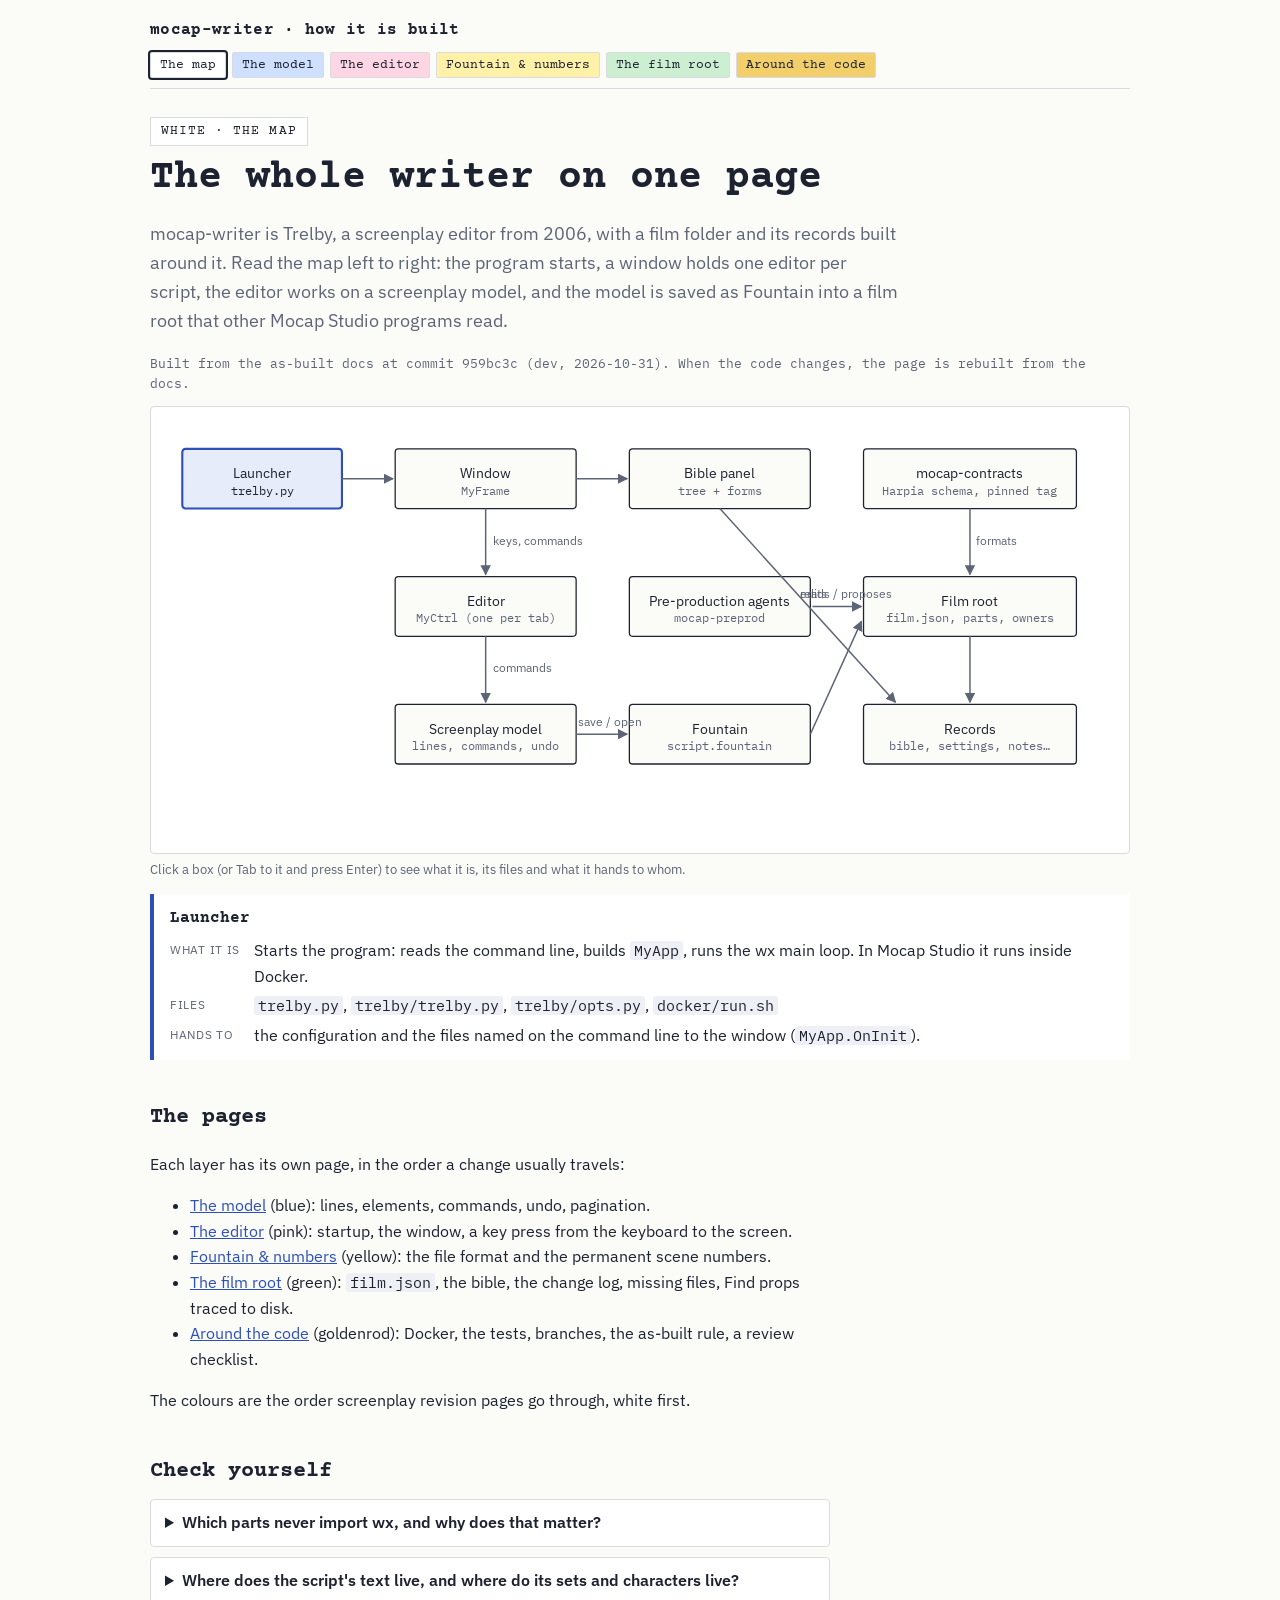
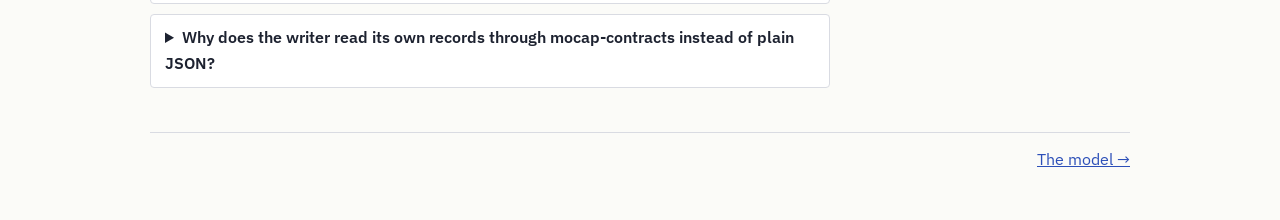
<file: doc/architecture/index.html>
<!doctype html><html><head><meta charset=utf8><meta name=viewport content="width=device-width,initial-scale=1,viewport-fit=cover"><style>:root{color-scheme:light;box-sizing:border-box;padding-top:env(safe-area-inset-top,0px);padding-bottom:env(safe-area-inset-bottom,0px)}html{scroll-padding-top:env(safe-area-inset-top,0px)}body{margin:0;padding:0;font:14px -apple-system,BlinkMacSystemFont,sans-serif;background:#fff;color:#000}img{max-width:100%}[hidden]:not([hidden=until-found i]){display:none!important}</style></head><body>
<title>mocap-writer Architecture</title><meta name="claude:viewport-fit-sides" content="cover"><link rel="preconnect" href="https://fonts.googleapis.com"><link rel="stylesheet" href="https://fonts.googleapis.com/css2?family=Courier+Prime:wght@400;700&family=IBM+Plex+Mono:wght@400;500&family=IBM+Plex+Sans:wght@400;600&display=swap"><link rel="stylesheet" href="style.css">
<script>document.body.classList.add("rev-white")</script>
<div class="wrap">
<header class="top"><span class="brand">mocap-writer · how it is built</span><nav class="pages" aria-label="Pages"><a href="index.html" data-rev="white" aria-current="page">The map</a><a href="model.html" data-rev="blue">The model</a><a href="editor.html" data-rev="pink">The editor</a><a href="fountain.html" data-rev="yellow">Fountain & numbers</a><a href="film.html" data-rev="green">The film root</a><a href="around.html" data-rev="goldenrod">Around the code</a></nav></header>
<main>
<span class="slug">White · the map</span>
<h1>The whole writer on one page</h1>
<p class="lede read">mocap-writer is Trelby, a screenplay editor from 2006, with a film folder and its records built around it. Read the map left to right: the program starts, a window holds one editor per script, the editor works on a screenplay model, and the model is saved as Fountain into a film root that other Mocap Studio programs read.</p>
<p class="built">Built from the as-built docs at commit 959bc3c (dev, 2026-10-31). When the code changes, the page is rebuilt from the docs.</p>
<div class="diagram"><svg viewBox="0 0 900 400" role="img" aria-label="Map of mocap-writer's parts"><defs><marker id="arr" viewBox="0 0 10 10" refX="9" refY="5" markerWidth="7" markerHeight="7" orient="auto-start-reverse"><path d="M0,0 L10,5 L0,10 z" style="fill: var(--muted)"/></marker></defs><g class="box" data-k="launch"><rect x="20" y="30" width="150" height="56" rx="3"/><text x="95.0" y="54.0" text-anchor="middle" dominant-baseline="middle">Launcher</text><text class="sub" x="95.0" y="70.0" text-anchor="middle" dominant-baseline="middle">trelby.py</text></g><g class="box" data-k="frame"><rect x="220" y="30" width="170" height="56" rx="3"/><text x="305.0" y="54.0" text-anchor="middle" dominant-baseline="middle">Window</text><text class="sub" x="305.0" y="70.0" text-anchor="middle" dominant-baseline="middle">MyFrame</text></g><g class="box" data-k="ctrl"><rect x="220" y="150" width="170" height="56" rx="3"/><text x="305.0" y="174.0" text-anchor="middle" dominant-baseline="middle">Editor</text><text class="sub" x="305.0" y="190.0" text-anchor="middle" dominant-baseline="middle">MyCtrl (one per tab)</text></g><g class="box" data-k="model"><rect x="220" y="270" width="170" height="56" rx="3"/><text x="305.0" y="294.0" text-anchor="middle" dominant-baseline="middle">Screenplay model</text><text class="sub" x="305.0" y="310.0" text-anchor="middle" dominant-baseline="middle">lines, commands, undo</text></g><g class="box" data-k="panel"><rect x="440" y="30" width="170" height="56" rx="3"/><text x="525.0" y="54.0" text-anchor="middle" dominant-baseline="middle">Bible panel</text><text class="sub" x="525.0" y="70.0" text-anchor="middle" dominant-baseline="middle">tree + forms</text></g><g class="box" data-k="fountain"><rect x="440" y="270" width="170" height="56" rx="3"/><text x="525.0" y="294.0" text-anchor="middle" dominant-baseline="middle">Fountain</text><text class="sub" x="525.0" y="310.0" text-anchor="middle" dominant-baseline="middle">script.fountain</text></g><g class="box" data-k="film"><rect x="660" y="150" width="200" height="56" rx="3"/><text x="760.0" y="174.0" text-anchor="middle" dominant-baseline="middle">Film root</text><text class="sub" x="760.0" y="190.0" text-anchor="middle" dominant-baseline="middle">film.json, parts, owners</text></g><g class="box" data-k="records"><rect x="660" y="270" width="200" height="56" rx="3"/><text x="760.0" y="294.0" text-anchor="middle" dominant-baseline="middle">Records</text><text class="sub" x="760.0" y="310.0" text-anchor="middle" dominant-baseline="middle">bible, settings, notes…</text></g><g class="box" data-k="contracts"><rect x="660" y="30" width="200" height="56" rx="3"/><text x="760.0" y="54.0" text-anchor="middle" dominant-baseline="middle">mocap-contracts</text><text class="sub" x="760.0" y="70.0" text-anchor="middle" dominant-baseline="middle">Harpia schema, pinned tag</text></g><g class="box" data-k="preprod"><rect x="440" y="150" width="170" height="56" rx="3"/><text x="525.0" y="174.0" text-anchor="middle" dominant-baseline="middle">Pre-production agents</text><text class="sub" x="525.0" y="190.0" text-anchor="middle" dominant-baseline="middle">mocap-preprod</text></g><path class="edge" d="M170,58 L218,58" marker-end="url(#arr)"/><path class="edge" d="M305,86 L305,148" marker-end="url(#arr)"/><text class="elabel" x="312" y="120">keys, commands</text><path class="edge" d="M305,206 L305,268" marker-end="url(#arr)"/><text class="elabel" x="312" y="240">commands</text><path class="edge" d="M390,298 L438,298" marker-end="url(#arr)"/><text class="elabel" x="392" y="290">save / open</text><path class="edge" d="M390,58 L438,58" marker-end="url(#arr)"/><path class="edge" d="M610,298 L658,192" marker-end="url(#arr)"/><path class="edge" d="M525,86 L690,268" marker-end="url(#arr)"/><text class="elabel" x="600" y="170">edits</text><path class="edge" d="M760,206 L760,268" marker-end="url(#arr)"/><path class="edge" d="M760,86 L760,148" marker-end="url(#arr)"/><text class="elabel" x="766" y="120">formats</text><path class="edge" d="M612,178 L658,178" marker-end="url(#arr)"/><text class="elabel" x="600" y="170">reads / proposes</text></svg></div><p class="hint">Click a box (or Tab to it and press Enter) to see what it is, its files and what it hands to whom.</p><div id="detail" class="detail" aria-live="polite"></div>
<h2>The pages</h2>
<div class="read"><p>Each layer has its own page, in the order a change usually travels:</p>
<ul>
<li><a href="model.html">The model</a> (blue): lines, elements, commands, undo, pagination.</li>
<li><a href="editor.html">The editor</a> (pink): startup, the window, a key press from the keyboard to the screen.</li>
<li><a href="fountain.html">Fountain &amp; numbers</a> (yellow): the file format and the permanent scene numbers.</li>
<li><a href="film.html">The film root</a> (green): <code>film.json</code>, the bible, the change log, missing files, Find props traced to disk.</li>
<li><a href="around.html">Around the code</a> (goldenrod): Docker, the tests, branches, the as-built rule, a review checklist.</li>
</ul>
<p>The colours are the order screenplay revision pages go through, white first.</p></div><h2>Check yourself</h2><div class="quiz read"><details><summary>Which parts never import wx, and why does that matter?</summary><div>The model (<code>screenplay</code>, <code>line</code>, <code>undo</code>), <code>fountain</code>, <code>scenenumbers</code>, <code>film</code>, <code>bible</code> and the other record modules. The test suite runs them without a display, so everything that matters for the files on disk is tested; only dialogs and painting need the real window.</div></details><details><summary>Where does the script's text live, and where do its sets and characters live?</summary><div>The text lives in <code>script.fountain</code> (the film's <code>script</code> part). The sets, characters, props and wardrobe live as <code>item.json</code> folders under <code>bible/</code>. The script never holds record data: records point to scenes by their permanent number.</div></details><details><summary>Why does the writer read its own records through mocap-contracts instead of plain JSON?</summary><div>So the writer and the pre-production agents agree on one format, defined once in the Harpia schema: a file that breaks the contract is refused on read and never written.</div></details></div>
<div class="next"><span></span><a href="model.html">The model &rarr;</a></div>
</main></div>
<script>window.BOXES = {"launch": {"title": "Launcher", "what": "Starts the program: reads the command line, builds <code>MyApp</code>, runs the wx main loop. In Mocap Studio it runs inside Docker.", "files": "<code>trelby.py</code>, <code>trelby/trelby.py</code>, <code>trelby/opts.py</code>, <code>docker/run.sh</code>", "hands": "the configuration and the files named on the command line to the window (<code>MyApp.OnInit</code>)."}, "frame": {"title": "Window (MyFrame)", "what": "The menus, the vertical toolbar, the tabs and the status area. Every menu item is an <code>On&lt;Command&gt;</code> handler, most of them forwarding to the current tab's editor. It also keeps the open films and shows the bible panel.", "files": "<code>trelby/trelbyframe.py</code>, <code>trelby/trelbypanel.py</code>, <code>trelby/misc.py</code>", "hands": "key presses and commands to the editor of the current tab; the current tab's film to the bible panel."}, "ctrl": {"title": "Editor (MyCtrl)", "what": "One per tab. Turns keys and clicks into model commands, paints the script through a view mode, and loads, saves, imports and exports its script.", "files": "<code>trelby/trelbyctrl.py</code>, <code>trelby/viewmode.py</code>, <code>trelby/actpanel.py</code>", "hands": "commands to the Screenplay; the saved text to Fountain; the film's records to the film root on save."}, "model": {"title": "Screenplay model", "what": "The script as a flat list of <code>Line</code>s with the cursor, the selection, pagination, every editing command and the undo chain. No wx: the tests drive it directly.", "files": "<code>trelby/screenplay.py</code>, <code>trelby/line.py</code>, <code>trelby/undo.py</code>, <code>trelby/config.py</code>", "hands": "its lines to the painter, the exporters and Fountain."}, "fountain": {"title": "Fountain", "what": "The native file format. <code>parse</code> keeps every element's exact source, <code>load</code> builds a Screenplay, <code>generate</code> writes it back byte for byte where nothing changed. Scene numbers are written as <code>#12.A#</code>.", "files": "<code>trelby/fountain.py</code>, <code>trelby/scenenumbers.py</code>", "hands": "the text of <code>script.fountain</code> to the disk, and the parsed source back to the model."}, "film": {"title": "Film root", "what": "A folder with a <code>film.json</code> index: the parts of the film, who owns each, the id spaces. Every write goes through it, so ownership is checked and the change is logged.", "files": "<code>trelby/film.py</code>, <code>trelby/relink.py</code>, <code>trelby/openfilms.py</code>", "hands": "the parts' paths to the records' modules, and missing files to the relink dialog."}, "records": {"title": "Records", "what": "What the script does not hold: the bible (sets, characters, props, wardrobe), per-script settings, the front matter, annotations, the change log, the scene index and sync files.", "files": "<code>trelby/bible.py</code>, <code>trelby/scriptsettings.py</code>, <code>trelby/frontmatter.py</code>, <code>trelby/annotations.py</code>, <code>trelby/sceneindex.py</code>, <code>trelby/sync.py</code>", "hands": "JSON files in the film root, read and written through mocap-contracts."}, "panel": {"title": "Bible panel", "what": "Left of the script: the front matter node, a tree per map, the selected item's form generated from the field catalog, the From script commands and This scene.", "files": "<code>trelby/biblepanel.py</code>, <code>trelby/bibleform.py</code>, <code>trelby/frontmatterform.py</code>, <code>trelby/biblelinks.py</code>", "hands": "the creator's edits to the bible records; links between scenes and items."}, "contracts": {"title": "mocap-contracts", "what": "A separate repository, pinned as a git submodule at a tag. Its Harpia schema defines every file format; it ships the Python classes, the JSON reader and writer and the rules.", "files": "<code>third_party/mocap-contracts/schema/Include/*.harpia</code>, <code>mocap_contracts/</code>", "hands": "the same formats to the writer and to the pre-production agents, so both read the same files."}, "preprod": {"title": "Pre-production agents", "what": "Another repository (mocap-preprod). Its specialists read the bible, the scene index and the latest change set, and write proposals the creator reviews in the writer.", "files": "<code>bible/scene-index.json</code>, <code>bible/sync/*-changes.json</code>, <code>bible/</code>", "hands": "proposals (values in state <code>proposal</code>) back to the bible records."}};</script>
<script src="app.js"></script>

</body></html>
</file>
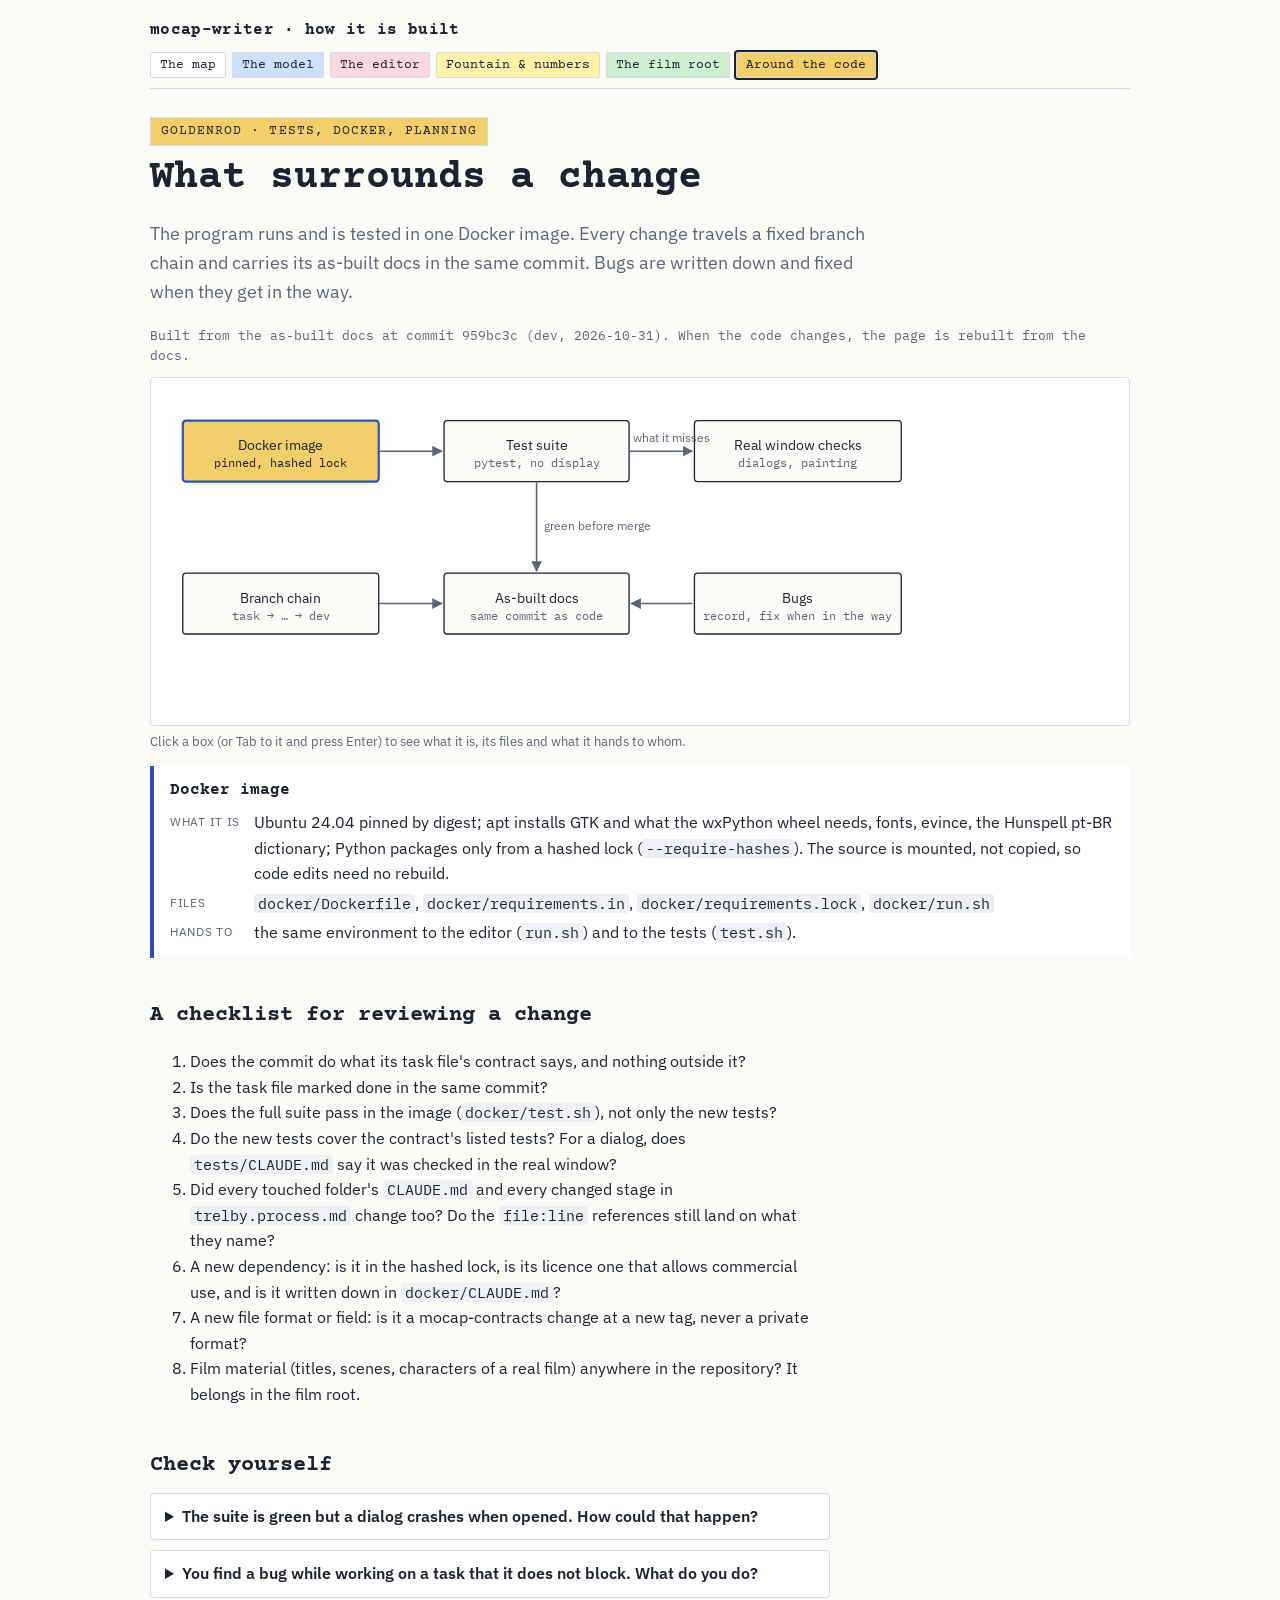
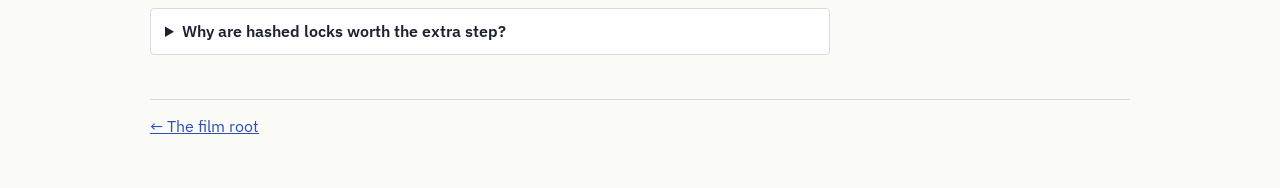
<file: doc/architecture/around.html>
<!doctype html><html lang="en"><head><meta charset="utf-8"><meta name="viewport" content="width=device-width, initial-scale=1, viewport-fit=cover"><title>mocap-writer Around the Code</title><meta name="claude:viewport-fit-sides" content="cover"><link rel="preconnect" href="https://fonts.googleapis.com"><link rel="stylesheet" href="https://fonts.googleapis.com/css2?family=Courier+Prime:wght@400;700&family=IBM+Plex+Mono:wght@400;500&family=IBM+Plex+Sans:wght@400;600&display=swap"><link rel="stylesheet" href="style.css"></head><body class="rev-goldenrod"><div class="wrap">
<header class="top"><span class="brand">mocap-writer · how it is built</span><nav class="pages" aria-label="Pages"><a href="index.html" data-rev="white">The map</a><a href="model.html" data-rev="blue">The model</a><a href="editor.html" data-rev="pink">The editor</a><a href="fountain.html" data-rev="yellow">Fountain & numbers</a><a href="film.html" data-rev="green">The film root</a><a href="around.html" data-rev="goldenrod" aria-current="page">Around the code</a></nav></header>
<main>
<span class="slug">Goldenrod · tests, Docker, planning</span>
<h1>What surrounds a change</h1>
<p class="lede read">The program runs and is tested in one Docker image. Every change travels a fixed branch chain and carries its as-built docs in the same commit. Bugs are written down and fixed when they get in the way.</p>
<p class="built">Built from the as-built docs at commit 959bc3c (dev, 2026-10-31). When the code changes, the page is rebuilt from the docs.</p>
<div class="diagram"><svg viewBox="0 0 880 300" role="img" aria-label="What surrounds a change"><defs><marker id="arr" viewBox="0 0 10 10" refX="9" refY="5" markerWidth="7" markerHeight="7" orient="auto-start-reverse"><path d="M0,0 L10,5 L0,10 z" style="fill: var(--muted)"/></marker></defs><g class="box" data-k="image"><rect x="20" y="30" width="180" height="56" rx="3"/><text x="110.0" y="54.0" text-anchor="middle" dominant-baseline="middle">Docker image</text><text class="sub" x="110.0" y="70.0" text-anchor="middle" dominant-baseline="middle">pinned, hashed lock</text></g><g class="box" data-k="tests"><rect x="260" y="30" width="170" height="56" rx="3"/><text x="345.0" y="54.0" text-anchor="middle" dominant-baseline="middle">Test suite</text><text class="sub" x="345.0" y="70.0" text-anchor="middle" dominant-baseline="middle">pytest, no display</text></g><g class="box" data-k="gui"><rect x="490" y="30" width="190" height="56" rx="3"/><text x="585.0" y="54.0" text-anchor="middle" dominant-baseline="middle">Real window checks</text><text class="sub" x="585.0" y="70.0" text-anchor="middle" dominant-baseline="middle">dialogs, painting</text></g><g class="box" data-k="chain"><rect x="20" y="170" width="180" height="56" rx="3"/><text x="110.0" y="194.0" text-anchor="middle" dominant-baseline="middle">Branch chain</text><text class="sub" x="110.0" y="210.0" text-anchor="middle" dominant-baseline="middle">task → … → dev</text></g><g class="box" data-k="asbuilt"><rect x="260" y="170" width="170" height="56" rx="3"/><text x="345.0" y="194.0" text-anchor="middle" dominant-baseline="middle">As-built docs</text><text class="sub" x="345.0" y="210.0" text-anchor="middle" dominant-baseline="middle">same commit as code</text></g><g class="box" data-k="bugs"><rect x="490" y="170" width="190" height="56" rx="3"/><text x="585.0" y="194.0" text-anchor="middle" dominant-baseline="middle">Bugs</text><text class="sub" x="585.0" y="210.0" text-anchor="middle" dominant-baseline="middle">record, fix when in the way</text></g><path class="edge" d="M200,58 L258,58" marker-end="url(#arr)"/><path class="edge" d="M430,58 L488,58" marker-end="url(#arr)"/><text class="elabel" x="434" y="50">what it misses</text><path class="edge" d="M200,198 L258,198" marker-end="url(#arr)"/><path class="edge" d="M488,198 L432,198" marker-end="url(#arr)"/><path class="edge" d="M345,86 L345,168" marker-end="url(#arr)"/><text class="elabel" x="352" y="130">green before merge</text></svg></div><p class="hint">Click a box (or Tab to it and press Enter) to see what it is, its files and what it hands to whom.</p><div id="detail" class="detail" aria-live="polite"></div>
<h2>A checklist for reviewing a change</h2>
<div class="read"><ol>
<li>Does the commit do what its task file's contract says, and nothing outside it?</li>
<li>Is the task file marked done in the same commit?</li>
<li>Does the full suite pass in the image (<code>docker/test.sh</code>), not only the new tests?</li>
<li>Do the new tests cover the contract's listed tests? For a dialog, does <code>tests/CLAUDE.md</code> say it was checked in the real window?</li>
<li>Did every touched folder's <code>CLAUDE.md</code> and every changed stage in <code>trelby.process.md</code> change too? Do the <code>file:line</code> references still land on what they name?</li>
<li>A new dependency: is it in the hashed lock, is its licence one that allows commercial use, and is it written down in <code>docker/CLAUDE.md</code>?</li>
<li>A new file format or field: is it a mocap-contracts change at a new tag, never a private format?</li>
<li>Film material (titles, scenes, characters of a real film) anywhere in the repository? It belongs in the film root.</li>
</ol></div><h2>Check yourself</h2><div class="quiz read"><details><summary>The suite is green but a dialog crashes when opened. How could that happen?</summary><div>The tests import a mock instead of wx, so no dialog is ever built in the suite. That is why every dialog change is also checked in the real window.</div></details><details><summary>You find a bug while working on a task that it does not block. What do you do?</summary><div>Record it as a bug file in its own commit and go on with the task; it is fixed on a <code>fixes/</code> branch when it gets in the way.</div></details><details><summary>Why are hashed locks worth the extra step?</summary><div>The image installs exactly the reviewed files: a package changed upstream under the same version would fail the hash instead of slipping in.</div></details></div>
<div class="next"><a href="film.html">&larr; The film root</a><span></span></div>
</main></div>
<script>window.BOXES = {"image": {"title": "Docker image", "what": "Ubuntu 24.04 pinned by digest; apt installs GTK and what the wxPython wheel needs, fonts, evince, the Hunspell pt-BR dictionary; Python packages only from a hashed lock (<code>--require-hashes</code>). The source is mounted, not copied, so code edits need no rebuild.", "files": "<code>docker/Dockerfile</code>, <code>docker/requirements.in</code>, <code>docker/requirements.lock</code>, <code>docker/run.sh</code>", "hands": "the same environment to the editor (<code>run.sh</code>) and to the tests (<code>test.sh</code>)."}, "tests": {"title": "Test suite", "what": "pytest over <code>tests/</code>, without a display: <code>TRELBY_TESTING</code> makes the modules import a mock instead of wx. It drives the model, Fountain, the film and its records directly.", "files": "<code>tests/</code>, <code>docker/test.sh</code>, <code>tests/u.py</code>", "hands": "a green suite, which is what \"dev is not broken\" means."}, "gui": {"title": "What the tests cannot see", "what": "Dialogs, painting, the panels' layout. Those are checked in the real window: the app is run on the display with its dialogs answered by a script, and screenshots are read.", "files": "the real window", "hands": "a note in <code>tests/CLAUDE.md</code> saying what was checked by hand, and when."}, "chain": {"title": "Branch chain", "what": "<code>dev → features → &lt;initiative&gt; → epics → &lt;epic&gt; → tasks → &lt;task&gt;</code>; commits land on the task branch and every level merges up with <code>--no-ff</code> once its definition of done holds. Fixes are <code>fixes/&lt;id&gt;/&lt;name&gt;</code> off <code>dev</code>.", "files": "<code>.claude/skills/mocap-workflow/SKILL.md</code>, <code>initiatives/</code>", "hands": "finished work to <code>dev</code>; a release from <code>dev</code> to <code>main</code> is Rafael's call."}, "asbuilt": {"title": "As-built docs", "what": "A <code>CLAUDE.md</code> per folder, <code>trelby.process.md</code> for the stages, a <code>&lt;module&gt;.as-built.md</code> for large modules. They say what the code does, every claim with a <code>file:line</code>, and change in the same commit as the code.", "files": "<code>CLAUDE.md</code>, <code>trelby/CLAUDE.md</code>, <code>trelby.process.md</code>, <code>trelby/*.as-built.md</code>", "hands": "the context a second session needs, and what these pages are built from."}, "bugs": {"title": "Bugs", "what": "A bug found is recorded in <code>initiatives/bugs/</code> (symptom, where, how to reproduce, impact, status), not fixed on the spot. It is fixed on a fix branch when it blocks a task or Rafael asks; once pushed, its file is deleted.", "files": "<code>initiatives/bugs/</code>", "hands": "a fix branch, and a gotcha in the as-built docs while it is open."}};</script>
<script src="app.js"></script></body></html>
</file>
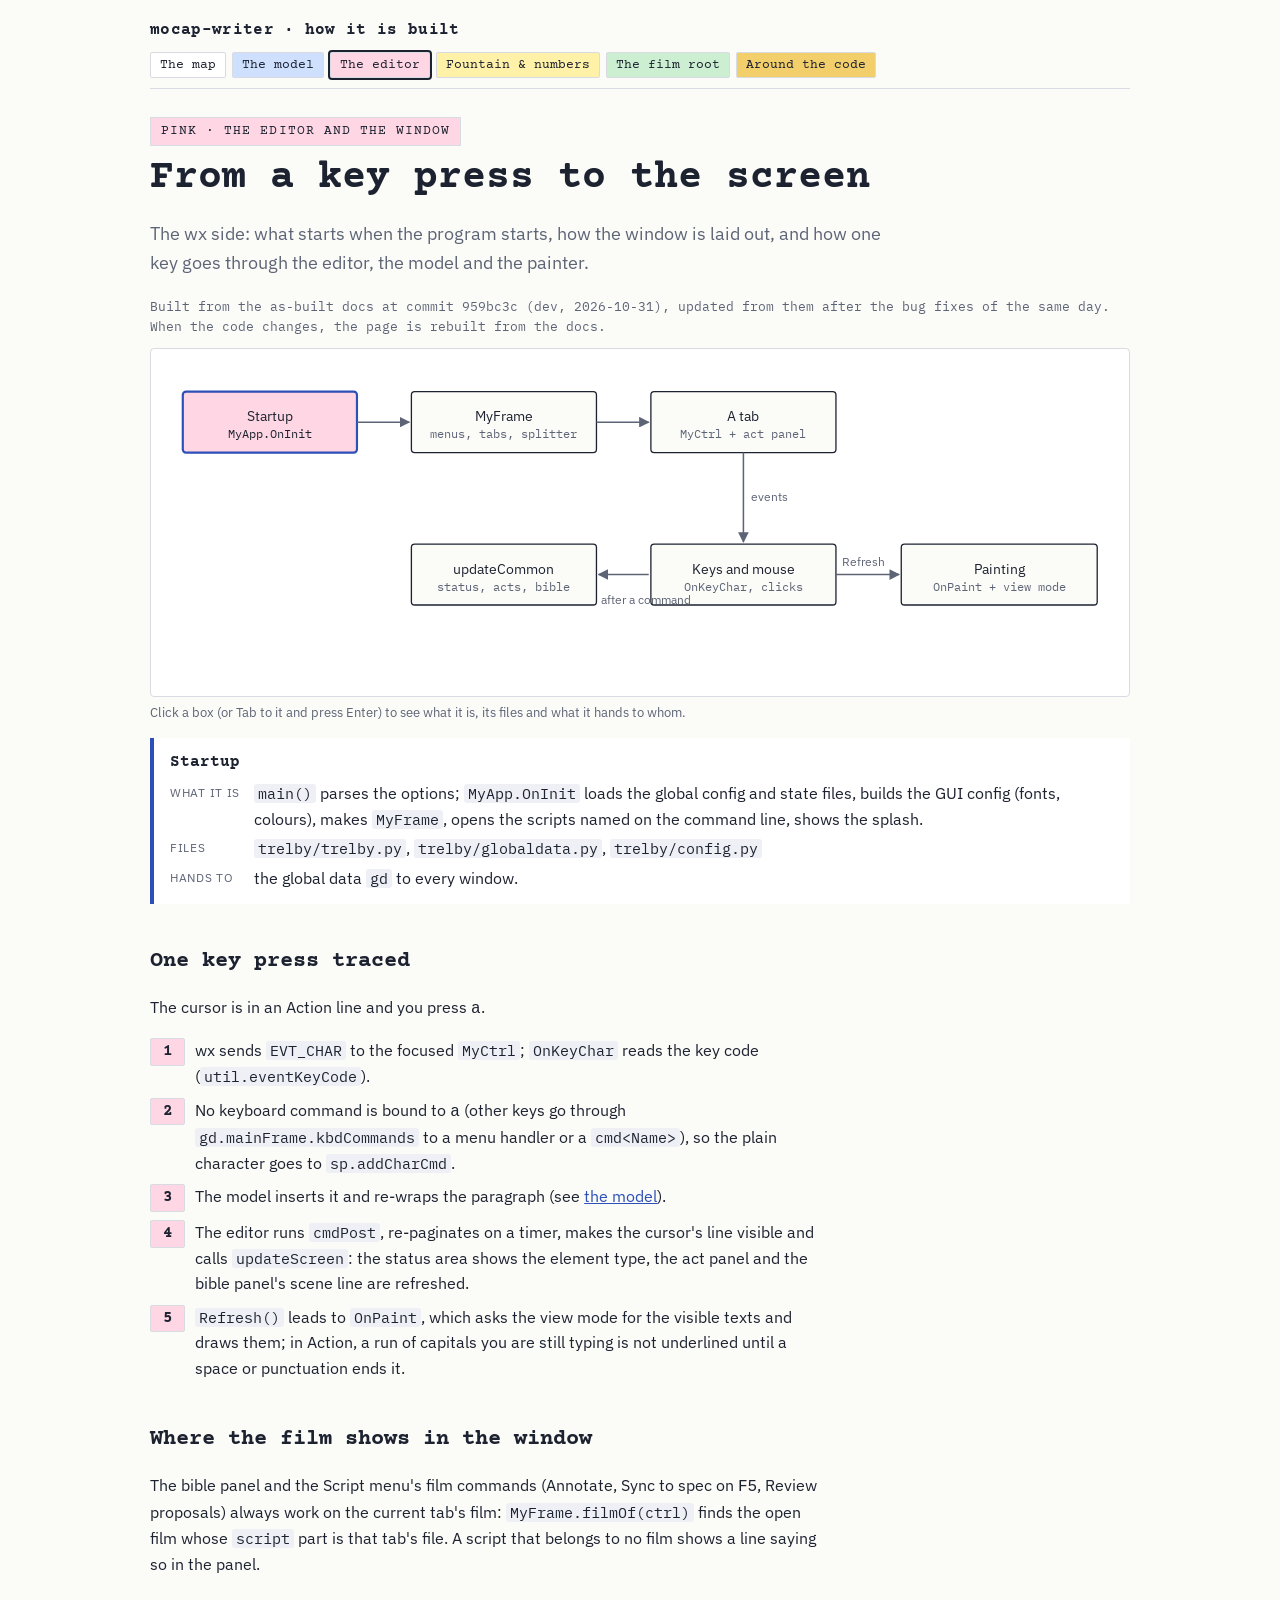
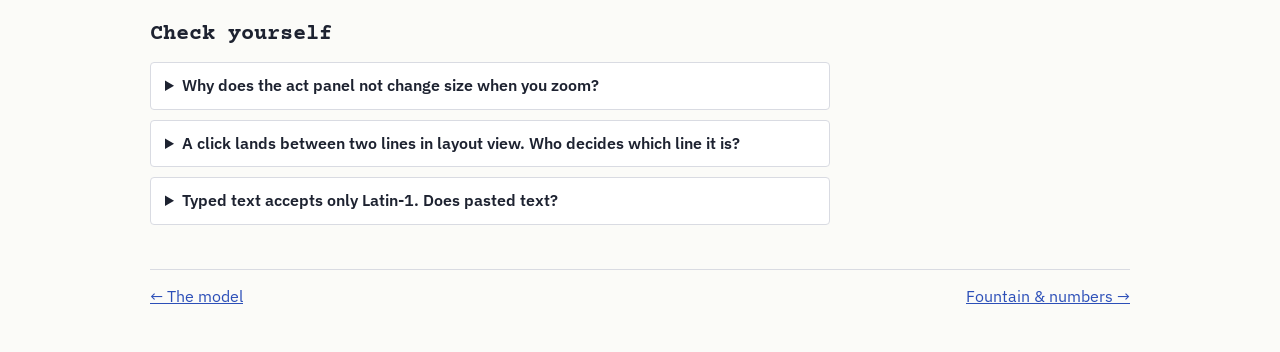
<file: doc/architecture/editor.html>
<!doctype html><html lang="en"><head><meta charset="utf-8"><meta name="viewport" content="width=device-width, initial-scale=1, viewport-fit=cover"><title>mocap-writer Editor</title><meta name="claude:viewport-fit-sides" content="cover"><link rel="preconnect" href="https://fonts.googleapis.com"><link rel="stylesheet" href="https://fonts.googleapis.com/css2?family=Courier+Prime:wght@400;700&family=IBM+Plex+Mono:wght@400;500&family=IBM+Plex+Sans:wght@400;600&display=swap"><link rel="stylesheet" href="style.css"></head><body class="rev-pink"><div class="wrap">
<header class="top"><span class="brand">mocap-writer · how it is built</span><nav class="pages" aria-label="Pages"><a href="index.html" data-rev="white">The map</a><a href="model.html" data-rev="blue">The model</a><a href="editor.html" data-rev="pink" aria-current="page">The editor</a><a href="fountain.html" data-rev="yellow">Fountain & numbers</a><a href="film.html" data-rev="green">The film root</a><a href="around.html" data-rev="goldenrod">Around the code</a></nav></header>
<main>
<span class="slug">Pink · the editor and the window</span>
<h1>From a key press to the screen</h1>
<p class="lede read">The wx side: what starts when the program starts, how the window is laid out, and how one key goes through the editor, the model and the painter.</p>
<p class="built">Built from the as-built docs at commit 959bc3c (dev, 2026-10-31), updated from them after the bug fixes of the same day. When the code changes, the page is rebuilt from the docs.</p>
<div class="diagram"><svg viewBox="0 0 880 300" role="img" aria-label="The editor's parts"><defs><marker id="arr" viewBox="0 0 10 10" refX="9" refY="5" markerWidth="7" markerHeight="7" orient="auto-start-reverse"><path d="M0,0 L10,5 L0,10 z" style="fill: var(--muted)"/></marker></defs><g class="box" data-k="start"><rect x="20" y="30" width="160" height="56" rx="3"/><text x="100.0" y="54.0" text-anchor="middle" dominant-baseline="middle">Startup</text><text class="sub" x="100.0" y="70.0" text-anchor="middle" dominant-baseline="middle">MyApp.OnInit</text></g><g class="box" data-k="frame"><rect x="230" y="30" width="170" height="56" rx="3"/><text x="315.0" y="54.0" text-anchor="middle" dominant-baseline="middle">MyFrame</text><text class="sub" x="315.0" y="70.0" text-anchor="middle" dominant-baseline="middle">menus, tabs, splitter</text></g><g class="box" data-k="tab"><rect x="450" y="30" width="170" height="56" rx="3"/><text x="535.0" y="54.0" text-anchor="middle" dominant-baseline="middle">A tab</text><text class="sub" x="535.0" y="70.0" text-anchor="middle" dominant-baseline="middle">MyCtrl + act panel</text></g><g class="box" data-k="keys"><rect x="450" y="170" width="170" height="56" rx="3"/><text x="535.0" y="194.0" text-anchor="middle" dominant-baseline="middle">Keys and mouse</text><text class="sub" x="535.0" y="210.0" text-anchor="middle" dominant-baseline="middle">OnKeyChar, clicks</text></g><g class="box" data-k="paint"><rect x="680" y="170" width="180" height="56" rx="3"/><text x="770.0" y="194.0" text-anchor="middle" dominant-baseline="middle">Painting</text><text class="sub" x="770.0" y="210.0" text-anchor="middle" dominant-baseline="middle">OnPaint + view mode</text></g><g class="box" data-k="common"><rect x="230" y="170" width="170" height="56" rx="3"/><text x="315.0" y="194.0" text-anchor="middle" dominant-baseline="middle">updateCommon</text><text class="sub" x="315.0" y="210.0" text-anchor="middle" dominant-baseline="middle">status, acts, bible</text></g><path class="edge" d="M180,58 L228,58" marker-end="url(#arr)"/><path class="edge" d="M400,58 L448,58" marker-end="url(#arr)"/><path class="edge" d="M535,86 L535,168" marker-end="url(#arr)"/><text class="elabel" x="542" y="130">events</text><path class="edge" d="M620,198 L678,198" marker-end="url(#arr)"/><text class="elabel" x="626" y="190">Refresh</text><path class="edge" d="M448,198 L402,198" marker-end="url(#arr)"/><text class="elabel" x="404" y="225">after a command</text></svg></div><p class="hint">Click a box (or Tab to it and press Enter) to see what it is, its files and what it hands to whom.</p><div id="detail" class="detail" aria-live="polite"></div>
<h2>One key press traced</h2>
<p class="read">The cursor is in an Action line and you press <kbd>a</kbd>.</p>
<ol class="trace read">
<li><div>wx sends <code>EVT_CHAR</code> to the focused <code>MyCtrl</code>; <code>OnKeyChar</code> reads the key code (<code>util.eventKeyCode</code>).</div></li>
<li><div>No keyboard command is bound to <kbd>a</kbd> (other keys go through <code>gd.mainFrame.kbdCommands</code> to a menu handler or a <code>cmd&lt;Name&gt;</code>), so the plain character goes to <code>sp.addCharCmd</code>.</div></li>
<li><div>The model inserts it and re-wraps the paragraph (see <a href="model.html">the model</a>).</div></li>
<li><div>The editor runs <code>cmdPost</code>, re-paginates on a timer, makes the cursor's line visible and calls <code>updateScreen</code>: the status area shows the element type, the act panel and the bible panel's scene line are refreshed.</div></li>
<li><div><code>Refresh()</code> leads to <code>OnPaint</code>, which asks the view mode for the visible texts and draws them; in Action, a run of capitals you are still typing is not underlined until a space or punctuation ends it.</div></li>
</ol>
<h2>Where the film shows in the window</h2>
<div class="read"><p>The bible panel and the Script menu's film commands (Annotate, Sync to spec on <kbd>F5</kbd>, Review proposals) always work on the current tab's film: <code>MyFrame.filmOf(ctrl)</code> finds the open film whose <code>script</code> part is that tab's file. A script that belongs to no film shows a line saying so in the panel.</p></div><h2>Check yourself</h2><div class="quiz read"><details><summary>Why does the act panel not change size when you zoom?</summary><div>It draws with its own pixel fonts, not the editor's zoomed fonts, and it does not scroll.</div></details><details><summary>A click lands between two lines in layout view. Who decides which line it is?</summary><div>The active view mode's <code>pos2linecol</code>: each mode knows where it drew each line. The editor then sets <code>sp.line</code> and <code>sp.column</code>.</div></details><details><summary>Typed text accepts only Latin-1. Does pasted text?</summary><div>No filter there: paste, import and find/replace do not go through <code>isValidInputChar</code>, so other characters can reach the script. Helvetica and Times measure them like <code>?</code>.</div></details></div>
<div class="next"><a href="model.html">&larr; The model</a><a href="fountain.html">Fountain & numbers &rarr;</a></div>
</main></div>
<script>window.BOXES = {"start": {"title": "Startup", "what": "<code>main()</code> parses the options; <code>MyApp.OnInit</code> loads the global config and state files, builds the GUI config (fonts, colours), makes <code>MyFrame</code>, opens the scripts named on the command line, shows the splash.", "files": "<code>trelby/trelby.py</code>, <code>trelby/globaldata.py</code>, <code>trelby/config.py</code>", "hands": "the global data <code>gd</code> to every window."}, "frame": {"title": "MyFrame", "what": "Menus, the vertical toolbar, <code>MyTabCtrl</code> (the tabs), a splitter with the bible panel on the left and the scripts on the right, <code>MyStatus</code> at the top right (element types, page, zoom).", "files": "<code>trelby/trelbyframe.py</code>, <code>trelby/misc.py</code>", "hands": "menu commands to <code>self.panel.ctrl</code>, the current tab's editor."}, "tab": {"title": "One tab (MyPanel)", "what": "<code>MyCtrl</code> with its vertical scroll bar, a horizontal one under it only while the page is wider than the editor (the view also follows the cursor sideways), and the act panel at the right: one row per act with its scene count.", "files": "<code>trelby/trelbypanel.py</code>, <code>trelby/actpanel.py</code>", "hands": "nothing on its own: it only lays out the editor and the act panel."}, "keys": {"title": "Keys and mouse", "what": "<code>OnKeyChar</code> looks the key up in the keyboard commands (<code>ConfigGlobal.commands</code>); a plain character goes to <code>sp.addCharCmd</code>. A click goes through the view mode's <code>pos2linecol</code> to a line and column; double and triple clicks are counted by <code>ClickCounter</code>.", "files": "<code>trelby/trelbyctrl.py</code>, <code>trelby/clicks.py</code>, <code>trelby/util.py</code>", "hands": "commands to the model."}, "paint": {"title": "Painting", "what": "<code>OnPaint</code> asks the view mode (draft, layout, side by side) for the visible <code>TextString</code>s and page rectangles, then draws them: prop words underlined, the hatch behind scene headings, scene numbers (or <code>(12.A)</code> for one not given yet), the cursor and selection.", "files": "<code>trelby/trelbyctrl.py</code>, <code>trelby/viewmode.py</code>, <code>trelby/propwords.py</code>", "hands": "pixels to the screen."}, "common": {"title": "updateScreen / updateCommon", "what": "After each change: repaint, update the status area, the act panel (only if the acts or the cursor's act changed) and the bible panel's scene line.", "files": "<code>trelby/trelbyctrl.py</code>", "hands": "the cursor's scene to <code>BiblePanel.showScene</code>."}};</script>
<script src="app.js"></script></body></html>
</file>
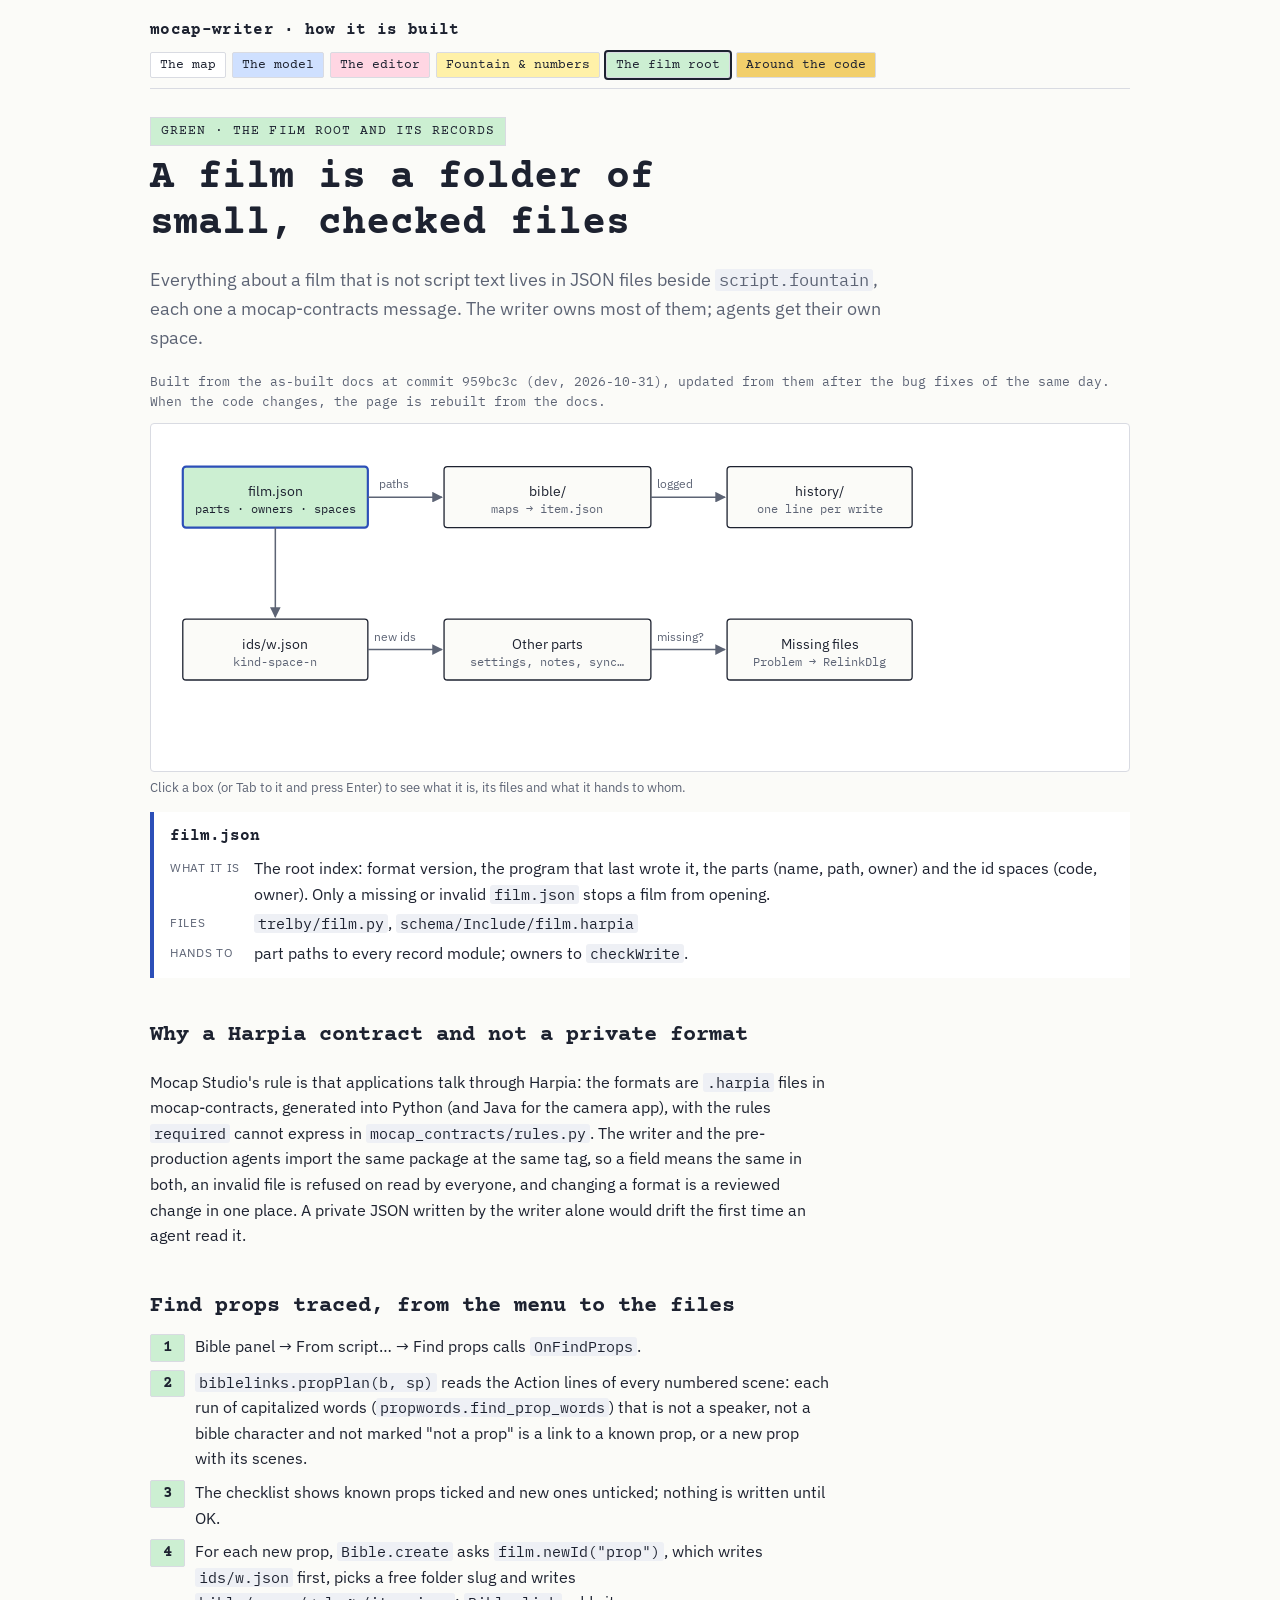
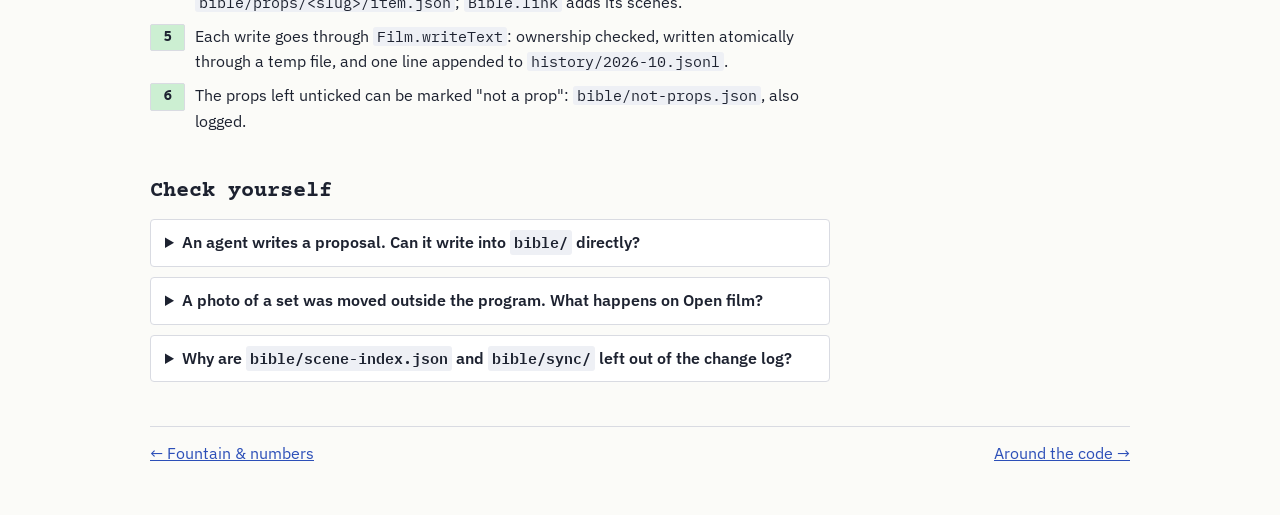
<file: doc/architecture/film.html>
<!doctype html><html lang="en"><head><meta charset="utf-8"><meta name="viewport" content="width=device-width, initial-scale=1, viewport-fit=cover"><title>mocap-writer Film Root</title><meta name="claude:viewport-fit-sides" content="cover"><link rel="preconnect" href="https://fonts.googleapis.com"><link rel="stylesheet" href="https://fonts.googleapis.com/css2?family=Courier+Prime:wght@400;700&family=IBM+Plex+Mono:wght@400;500&family=IBM+Plex+Sans:wght@400;600&display=swap"><link rel="stylesheet" href="style.css"></head><body class="rev-green"><div class="wrap">
<header class="top"><span class="brand">mocap-writer · how it is built</span><nav class="pages" aria-label="Pages"><a href="index.html" data-rev="white">The map</a><a href="model.html" data-rev="blue">The model</a><a href="editor.html" data-rev="pink">The editor</a><a href="fountain.html" data-rev="yellow">Fountain & numbers</a><a href="film.html" data-rev="green" aria-current="page">The film root</a><a href="around.html" data-rev="goldenrod">Around the code</a></nav></header>
<main>
<span class="slug">Green · the film root and its records</span>
<h1>A film is a folder of small, checked files</h1>
<p class="lede read">Everything about a film that is not script text lives in JSON files beside <code>script.fountain</code>, each one a mocap-contracts message. The writer owns most of them; agents get their own space.</p>
<p class="built">Built from the as-built docs at commit 959bc3c (dev, 2026-10-31), updated from them after the bug fixes of the same day. When the code changes, the page is rebuilt from the docs.</p>
<div class="diagram"><svg viewBox="0 0 880 300" role="img" aria-label="The film root's files"><defs><marker id="arr" viewBox="0 0 10 10" refX="9" refY="5" markerWidth="7" markerHeight="7" orient="auto-start-reverse"><path d="M0,0 L10,5 L0,10 z" style="fill: var(--muted)"/></marker></defs><g class="box" data-k="index"><rect x="20" y="30" width="170" height="56" rx="3"/><text x="105.0" y="54.0" text-anchor="middle" dominant-baseline="middle">film.json</text><text class="sub" x="105.0" y="70.0" text-anchor="middle" dominant-baseline="middle">parts · owners · spaces</text></g><g class="box" data-k="ids"><rect x="20" y="170" width="170" height="56" rx="3"/><text x="105.0" y="194.0" text-anchor="middle" dominant-baseline="middle">ids/w.json</text><text class="sub" x="105.0" y="210.0" text-anchor="middle" dominant-baseline="middle">kind-space-n</text></g><g class="box" data-k="bible"><rect x="260" y="30" width="190" height="56" rx="3"/><text x="355.0" y="54.0" text-anchor="middle" dominant-baseline="middle">bible/</text><text class="sub" x="355.0" y="70.0" text-anchor="middle" dominant-baseline="middle">maps → item.json</text></g><g class="box" data-k="other"><rect x="260" y="170" width="190" height="56" rx="3"/><text x="355.0" y="194.0" text-anchor="middle" dominant-baseline="middle">Other parts</text><text class="sub" x="355.0" y="210.0" text-anchor="middle" dominant-baseline="middle">settings, notes, sync…</text></g><g class="box" data-k="log"><rect x="520" y="30" width="170" height="56" rx="3"/><text x="605.0" y="54.0" text-anchor="middle" dominant-baseline="middle">history/</text><text class="sub" x="605.0" y="70.0" text-anchor="middle" dominant-baseline="middle">one line per write</text></g><g class="box" data-k="relink"><rect x="520" y="170" width="170" height="56" rx="3"/><text x="605.0" y="194.0" text-anchor="middle" dominant-baseline="middle">Missing files</text><text class="sub" x="605.0" y="210.0" text-anchor="middle" dominant-baseline="middle">Problem → RelinkDlg</text></g><path class="edge" d="M190,58 L258,58" marker-end="url(#arr)"/><text class="elabel" x="200" y="50">paths</text><path class="edge" d="M105,86 L105,168" marker-end="url(#arr)"/><path class="edge" d="M450,58 L518,58" marker-end="url(#arr)"/><text class="elabel" x="456" y="50">logged</text><path class="edge" d="M450,198 L518,198" marker-end="url(#arr)"/><text class="elabel" x="456" y="190">missing?</text><path class="edge" d="M190,198 L258,198" marker-end="url(#arr)"/><text class="elabel" x="196" y="190">new ids</text></svg></div><p class="hint">Click a box (or Tab to it and press Enter) to see what it is, its files and what it hands to whom.</p><div id="detail" class="detail" aria-live="polite"></div>
<h2>Why a Harpia contract and not a private format</h2>
<div class="read"><p>Mocap Studio's rule is that applications talk through Harpia: the formats are <code>.harpia</code> files in mocap-contracts, generated into Python (and Java for the camera app), with the rules <code>required</code> cannot express in <code>mocap_contracts/rules.py</code>. The writer and the pre-production agents import the same package at the same tag, so a field means the same in both, an invalid file is refused on read by everyone, and changing a format is a reviewed change in one place. A private JSON written by the writer alone would drift the first time an agent read it.</p></div>
<h2>Find props traced, from the menu to the files</h2>
<ol class="trace read">
<li><div>Bible panel → From script… → Find props calls <code>OnFindProps</code>.</div></li>
<li><div><code>biblelinks.propPlan(b, sp)</code> reads the Action lines of every numbered scene: each run of capitalized words (<code>propwords.find_prop_words</code>) that is not a speaker, not a bible character and not marked "not a prop" is a link to a known prop, or a new prop with its scenes.</div></li>
<li><div>The checklist shows known props ticked and new ones unticked; nothing is written until OK.</div></li>
<li><div>For each new prop, <code>Bible.create</code> asks <code>film.newId("prop")</code>, which writes <code>ids/w.json</code> first, picks a free folder slug and writes <code>bible/props/&lt;slug&gt;/item.json</code>; <code>Bible.link</code> adds its scenes.</div></li>
<li><div>Each write goes through <code>Film.writeText</code>: ownership checked, written atomically through a temp file, and one line appended to <code>history/2026-10.jsonl</code>.</div></li>
<li><div>The props left unticked can be marked "not a prop": <code>bible/not-props.json</code>, also logged.</div></li>
</ol><h2>Check yourself</h2><div class="quiz read"><details><summary>An agent writes a proposal. Can it write into <code>bible/</code> directly?</summary><div>Not through the writer's checks: <code>bible/</code> is owned by the writer. An agent gets its own id space and a <code>proposals-&lt;code&gt;</code> part (<code>Film.addSpace</code>). How agents deliver proposals is still an open decision in mocap-preprod.</div></details><details><summary>A photo of a set was moved outside the program. What happens on Open film?</summary><div>The item opens; the missing file is a problem with a relink reference, listed in <code>RelinkDlg</code>, where the creator can search for it. A found new location is offered for the other missing files that moved the same way.</div></details><details><summary>Why are <code>bible/scene-index.json</code> and <code>bible/sync/</code> left out of the change log?</summary><div>They are built from the script by code and never edited, so logging them would only fill the history with copies of the index (<code>Film.derived</code>).</div></details></div>
<div class="next"><a href="fountain.html">&larr; Fountain & numbers</a><a href="around.html">Around the code &rarr;</a></div>
</main></div>
<script>window.BOXES = {"index": {"title": "film.json", "what": "The root index: format version, the program that last wrote it, the parts (name, path, owner) and the id spaces (code, owner). Only a missing or invalid <code>film.json</code> stops a film from opening.", "files": "<code>trelby/film.py</code>, <code>schema/Include/film.harpia</code>", "hands": "part paths to every record module; owners to <code>checkWrite</code>."}, "ids": {"title": "Ids", "what": "A record id is <code>&lt;kind&gt;-&lt;space&gt;-&lt;n&gt;</code>, like <code>prop-w-3</code>. <code>ids/w.json</code> holds the writer's counters; <code>newId</code> saves the counter before it returns the id, so an id is never given twice.", "files": "<code>trelby/film.py</code>", "hands": "ids to new bible items and annotations."}, "bible": {"title": "Bible", "what": "<code>bible/&lt;map&gt;/&lt;slug&gt;/item.json</code>, child items nested in their parent's folder, photos and plans beside them. Values carry a state (<code>script-stated</code>, <code>creator-approved</code>, <code>proposal</code>, <code>tbd</code>), a source and an author; fields come from the approved catalog.", "files": "<code>trelby/bible.py</code>, <code>trelby/bibleedit.py</code>, <code>mocap_contracts/catalog/bible-v1.json</code>", "hands": "items and their scene links to the panel, the scene index and the review view."}, "log": {"title": "Change log", "what": "Every text write to a part other than the script and the history appends a line to <code>history/&lt;yyyy-mm&gt;.jsonl</code> with the text before and after. Files built from the script (scene index, sync) are not logged.", "files": "<code>trelby/film.py</code>, <code>schema/Include/change.harpia</code>", "hands": "the history to <code>revert</code> and to the review view's reject, which puts back the value a proposal replaced."}, "relink": {"title": "Missing files", "what": "A missing part or file is a <code>Problem</code> with a relink reference; <code>RelinkDlg</code> lets the creator search for it, and a found move is offered for the other missing files. A problem with nothing to search for (an invalid record, a title page edited elsewhere) is listed as a notice with its reason; with only notices the dialog is Film notices, without Search or Skip.", "files": "<code>trelby/relink.py</code>, <code>trelby/relinkdlg.py</code>", "hands": "new paths back to <code>film.json</code> or the item."}, "other": {"title": "Other parts", "what": "<code>settings/script-settings.json</code> (page setup, styles, title layout), <code>settings/front-matter.json</code> (title page, overview, pitch, argument), <code>annotations/</code> (notes anchored by scene and quote), <code>bible/scene-index.json</code> and <code>bible/sync/</code>, <code>source/</code> (the original of an imported script).", "files": "<code>trelby/scriptsettings.py</code>, <code>trelby/frontmatter.py</code>, <code>trelby/annotations.py</code>, <code>trelby/sync.py</code>, <code>trelby/importfilm.py</code>", "hands": "their records to the script's tab and to the agents."}};</script>
<script src="app.js"></script></body></html>
</file>
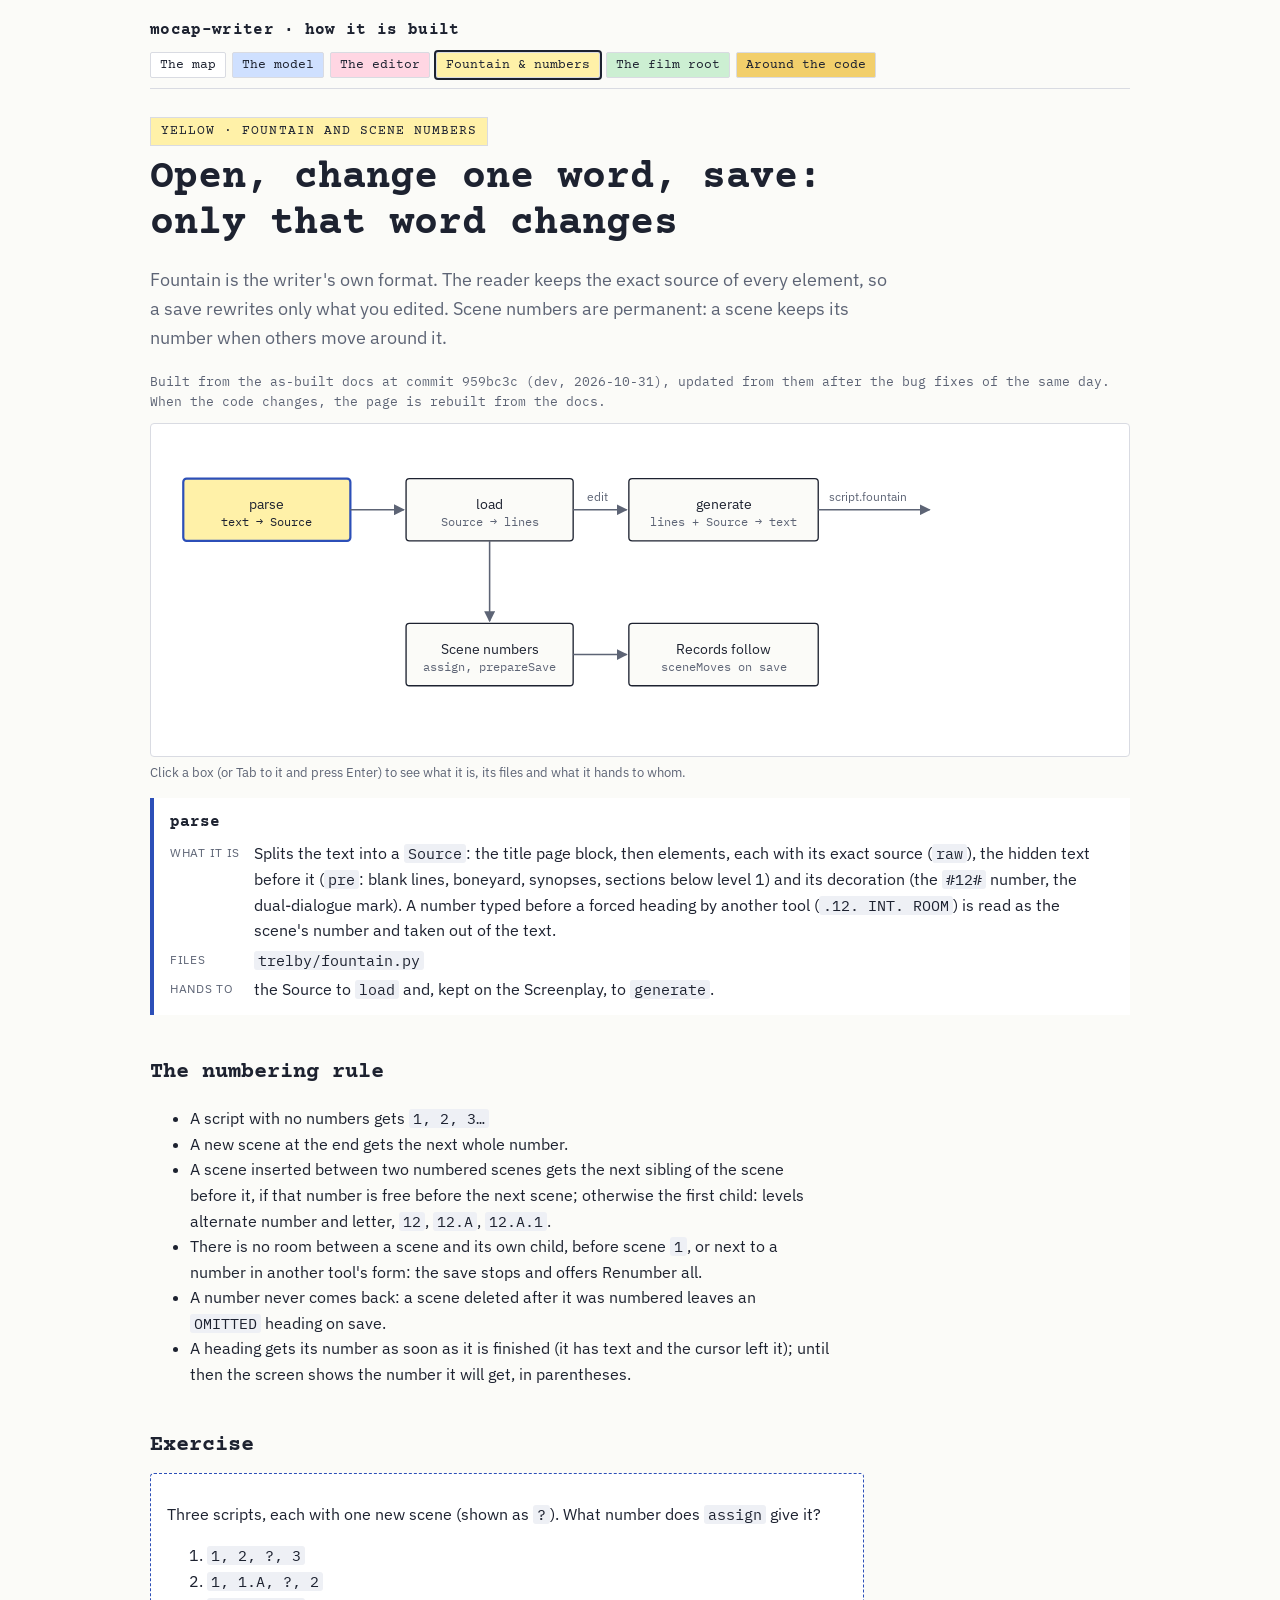
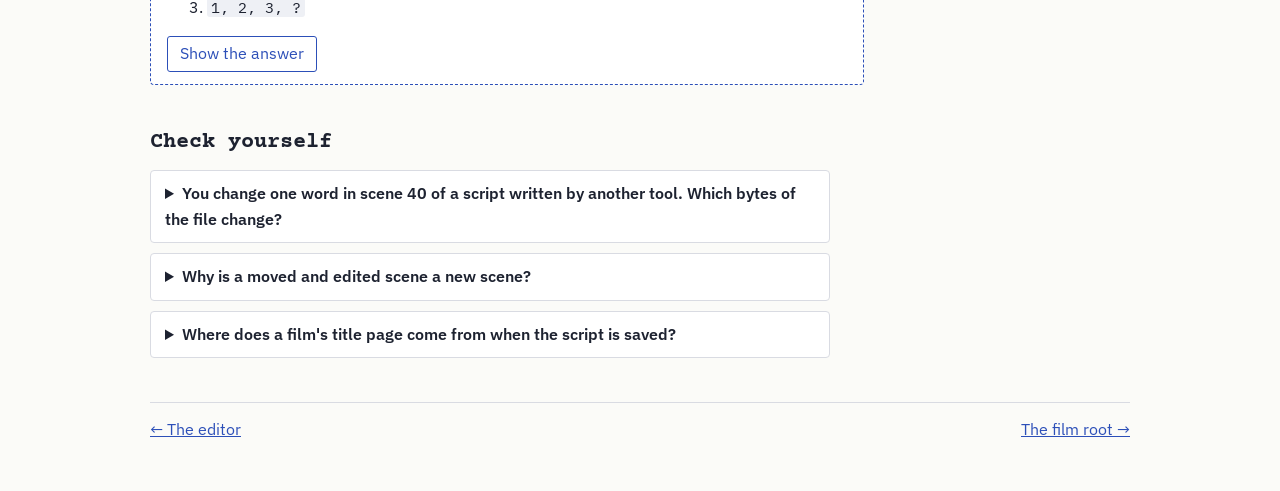
<file: doc/architecture/fountain.html>
<!doctype html><html lang="en"><head><meta charset="utf-8"><meta name="viewport" content="width=device-width, initial-scale=1, viewport-fit=cover"><title>mocap-writer Fountain</title><meta name="claude:viewport-fit-sides" content="cover"><link rel="preconnect" href="https://fonts.googleapis.com"><link rel="stylesheet" href="https://fonts.googleapis.com/css2?family=Courier+Prime:wght@400;700&family=IBM+Plex+Mono:wght@400;500&family=IBM+Plex+Sans:wght@400;600&display=swap"><link rel="stylesheet" href="style.css"></head><body class="rev-yellow"><div class="wrap">
<header class="top"><span class="brand">mocap-writer · how it is built</span><nav class="pages" aria-label="Pages"><a href="index.html" data-rev="white">The map</a><a href="model.html" data-rev="blue">The model</a><a href="editor.html" data-rev="pink">The editor</a><a href="fountain.html" data-rev="yellow" aria-current="page">Fountain & numbers</a><a href="film.html" data-rev="green">The film root</a><a href="around.html" data-rev="goldenrod">Around the code</a></nav></header>
<main>
<span class="slug">Yellow · Fountain and scene numbers</span>
<h1>Open, change one word, save: only that word changes</h1>
<p class="lede read">Fountain is the writer's own format. The reader keeps the exact source of every element, so a save rewrites only what you edited. Scene numbers are permanent: a scene keeps its number when others move around it.</p>
<p class="built">Built from the as-built docs at commit 959bc3c (dev, 2026-10-31), updated from them after the bug fixes of the same day. When the code changes, the page is rebuilt from the docs.</p>
<div class="diagram"><svg viewBox="0 0 860 280" role="img" aria-label="Fountain's read and write path"><defs><marker id="arr" viewBox="0 0 10 10" refX="9" refY="5" markerWidth="7" markerHeight="7" orient="auto-start-reverse"><path d="M0,0 L10,5 L0,10 z" style="fill: var(--muted)"/></marker></defs><g class="box" data-k="parse"><rect x="20" y="40" width="150" height="56" rx="3"/><text x="95.0" y="64.0" text-anchor="middle" dominant-baseline="middle">parse</text><text class="sub" x="95.0" y="80.0" text-anchor="middle" dominant-baseline="middle">text → Source</text></g><g class="box" data-k="load"><rect x="220" y="40" width="150" height="56" rx="3"/><text x="295.0" y="64.0" text-anchor="middle" dominant-baseline="middle">load</text><text class="sub" x="295.0" y="80.0" text-anchor="middle" dominant-baseline="middle">Source → lines</text></g><g class="box" data-k="gen"><rect x="420" y="40" width="170" height="56" rx="3"/><text x="505.0" y="64.0" text-anchor="middle" dominant-baseline="middle">generate</text><text class="sub" x="505.0" y="80.0" text-anchor="middle" dominant-baseline="middle">lines + Source → text</text></g><g class="box" data-k="nums"><rect x="220" y="170" width="150" height="56" rx="3"/><text x="295.0" y="194.0" text-anchor="middle" dominant-baseline="middle">Scene numbers</text><text class="sub" x="295.0" y="210.0" text-anchor="middle" dominant-baseline="middle">assign, prepareSave</text></g><g class="box" data-k="moves"><rect x="420" y="170" width="170" height="56" rx="3"/><text x="505.0" y="194.0" text-anchor="middle" dominant-baseline="middle">Records follow</text><text class="sub" x="505.0" y="210.0" text-anchor="middle" dominant-baseline="middle">sceneMoves on save</text></g><path class="edge" d="M170,68 L218,68" marker-end="url(#arr)"/><path class="edge" d="M370,68 L418,68" marker-end="url(#arr)"/><text class="elabel" x="382" y="60">edit</text><path class="edge" d="M295,96 L295,168" marker-end="url(#arr)"/><path class="edge" d="M370,198 L418,198" marker-end="url(#arr)"/><path class="edge" d="M590,68 L690,68" marker-end="url(#arr)"/><text class="elabel" x="600" y="60">script.fountain</text></svg></div><p class="hint">Click a box (or Tab to it and press Enter) to see what it is, its files and what it hands to whom.</p><div id="detail" class="detail" aria-live="polite"></div>
<h2>The numbering rule</h2>
<div class="read"><ul>
<li>A script with no numbers gets <code>1, 2, 3…</code></li>
<li>A new scene at the end gets the next whole number.</li>
<li>A scene inserted between two numbered scenes gets the next sibling of the scene before it, if that number is free before the next scene; otherwise the first child: levels alternate number and letter, <code>12</code>, <code>12.A</code>, <code>12.A.1</code>.</li>
<li>There is no room between a scene and its own child, before scene <code>1</code>, or next to a number in another tool's form: the save stops and offers Renumber all.</li>
<li>A number never comes back: a scene deleted after it was numbered leaves an <code>OMITTED</code> heading on save.</li>
<li>A heading gets its number as soon as it is finished (it has text and the cursor left it); until then the screen shows the number it will get, in parentheses.</li>
</ul></div>
<h2>Exercise</h2>
<div class="exercise read">
<p>Three scripts, each with one new scene (shown as <code>?</code>). What number does <code>assign</code> give it?</p>
<ol><li><code>1, 2, ?, 3</code></li><li><code>1, 1.A, ?, 2</code></li><li><code>1, 2, 3, ?</code></li></ol>
<button type="button" data-reveal="ans-num">Show the answer</button>
<div id="ans-num" hidden>
<p>Checked with <code>scenenumbers.assign</code> at this commit:</p>
<ol><li><code>2.A</code>: <code>3</code> is taken, so the scene becomes the first child of <code>2</code>.</li>
<li><code>1.B</code>: the next sibling of <code>1.A</code> is still before <code>2</code>.</li>
<li><code>4</code>: at the end, the next whole number.</li></ol>
</div></div><h2>Check yourself</h2><div class="quiz read"><details><summary>You change one word in scene 40 of a script written by another tool. Which bytes of the file change?</summary><div>Only that element's: every other element is written from its <code>raw</code> source, with its <code>pre</code> (blank lines, boneyard, notes) in front. That is the byte-identical round trip.</div></details><details><summary>Why is a moved and edited scene a new scene?</summary><div>A move is found by the scene's exact text. If the text changed too, nothing proves it is the same scene, so its records stay on the old number, now an <code>OMITTED</code> heading.</div></details><details><summary>Where does a film's title page come from when the script is saved?</summary><div>From the film's front matter record: <code>frontmatter.syncTitle</code> writes the Fountain title block from it before every save of a film's script.</div></details></div>
<div class="next"><a href="editor.html">&larr; The editor</a><a href="film.html">The film root &rarr;</a></div>
</main></div>
<script>window.BOXES = {"parse": {"title": "parse", "what": "Splits the text into a <code>Source</code>: the title page block, then elements, each with its exact source (<code>raw</code>), the hidden text before it (<code>pre</code>: blank lines, boneyard, synopses, sections below level 1) and its decoration (the <code>#12#</code> number, the dual-dialogue mark). A number typed before a forced heading by another tool (<code>.12. INT. ROOM</code>) is read as the scene's number and taken out of the text.", "files": "<code>trelby/fountain.py</code>", "hands": "the Source to <code>load</code> and, kept on the Screenplay, to <code>generate</code>."}, "load": {"title": "load", "what": "Turns the elements into <code>Line</code>s, builds the title pages, keeps the Source as <code>sp.fountainSource</code> and records the numbers already issued.", "files": "<code>trelby/fountain.py</code>", "hands": "a Screenplay to the editor."}, "gen": {"title": "generate", "what": "Walks the script's elements: one whose type and text match the source is written from its <code>raw</code>; an edited one in canonical Fountain, and so is a heading whose number was typed before it, written as <code>INT. ROOM #12#</code>. The result lists what will not read back the same (<code>lost</code>).", "files": "<code>trelby/fountain.py</code>", "hands": "the text to <code>MyCtrl.saveFile</code>, which writes <code>script.fountain</code>."}, "nums": {"title": "Scene numbers", "what": "<code>Line.num</code> on a heading's first line. <code>assign</code> gives numbers by the rule; <code>prepareSave</code> numbers new scenes and writes <code>OMITTED</code> headings for numbers that disappeared; <code>renumberAll</code> starts again at 1.", "files": "<code>trelby/scenenumbers.py</code>, <code>trelby/line.py</code>", "hands": "the numbers to Fountain (<code>#12.A#</code>), the screen, the PDF and every record that names a scene."}, "moves": {"title": "Records follow", "what": "A scene found again with exactly its text under another number counts as moved: on save its bible links, per-scene values, annotations and shot counters are renamed too.", "files": "<code>trelby/scenenumbers.py</code>, <code>trelby/bible.py</code>, <code>trelby/annotations.py</code>", "hands": "<code>sp.sceneMoves</code> to <code>Bible.renameScenes</code> and <code>Annotations.renameScenes</code>."}};</script>
<script src="app.js"></script></body></html>
</file>
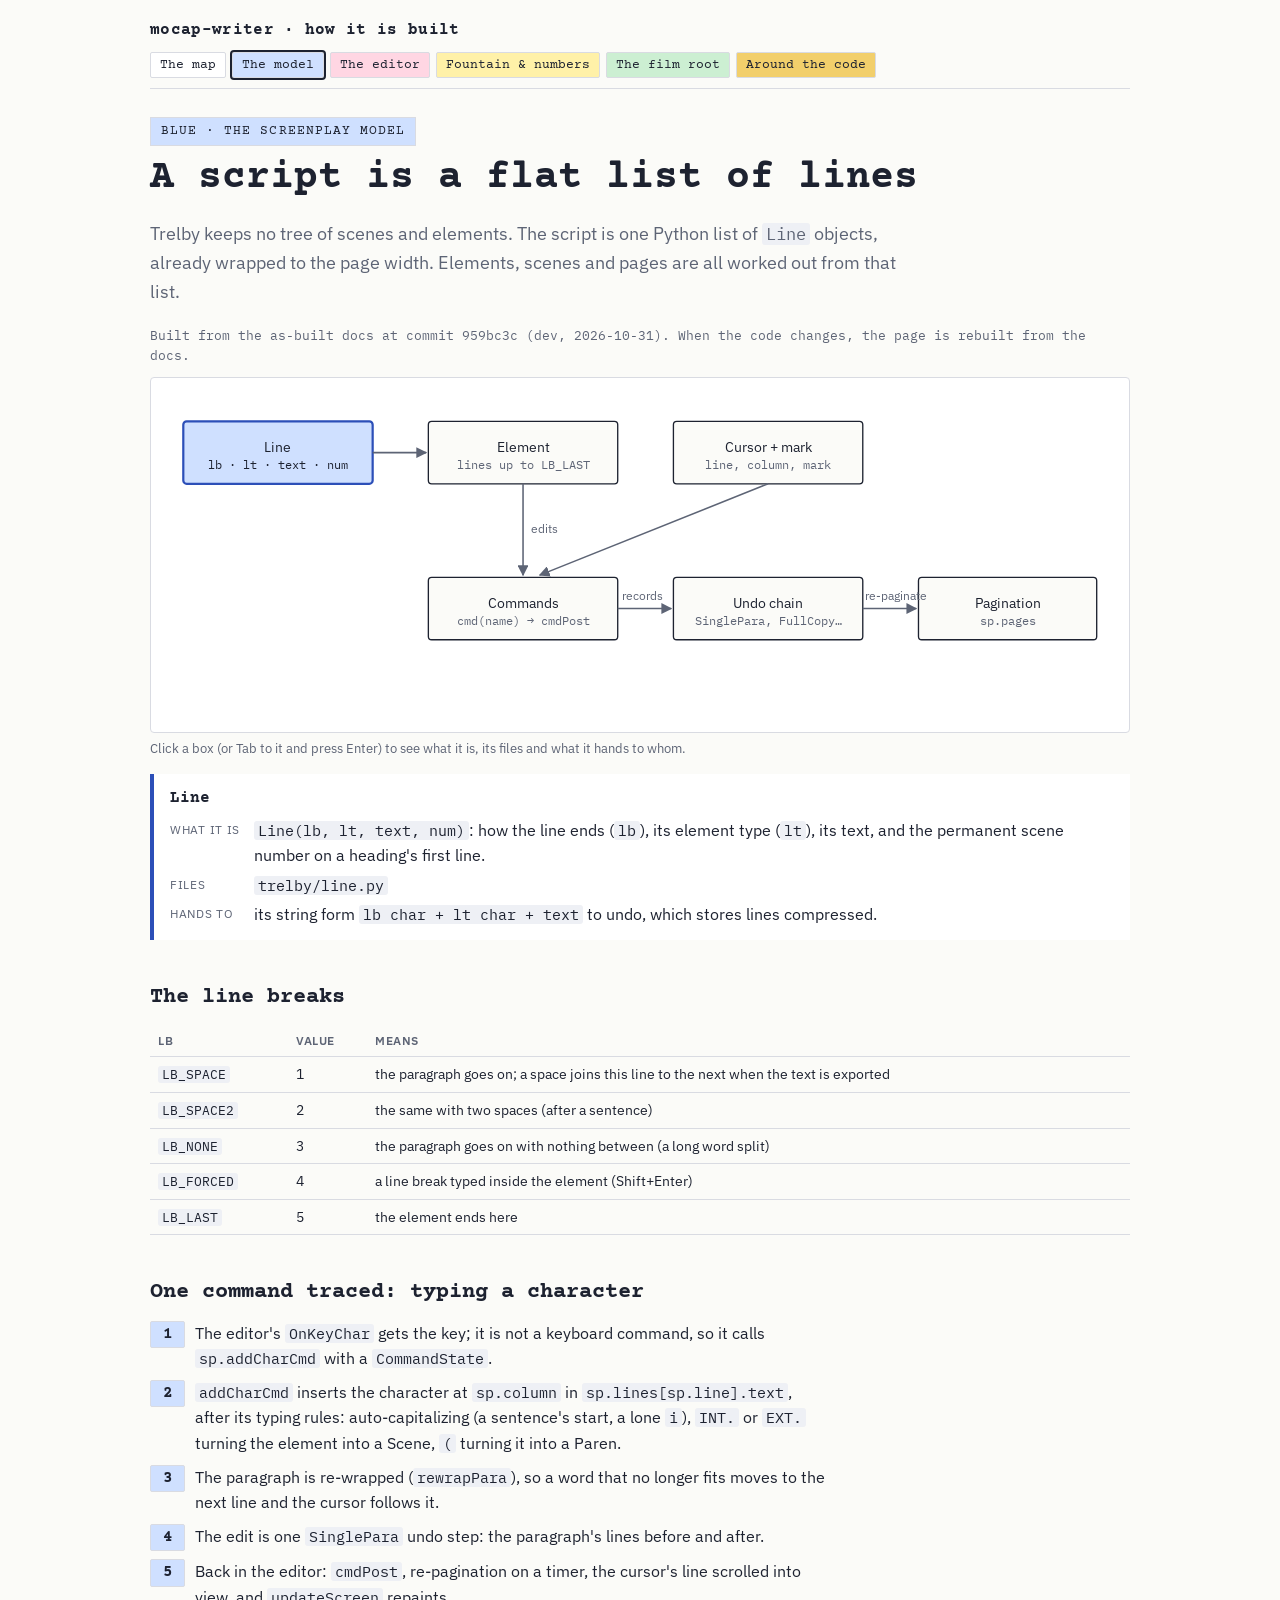
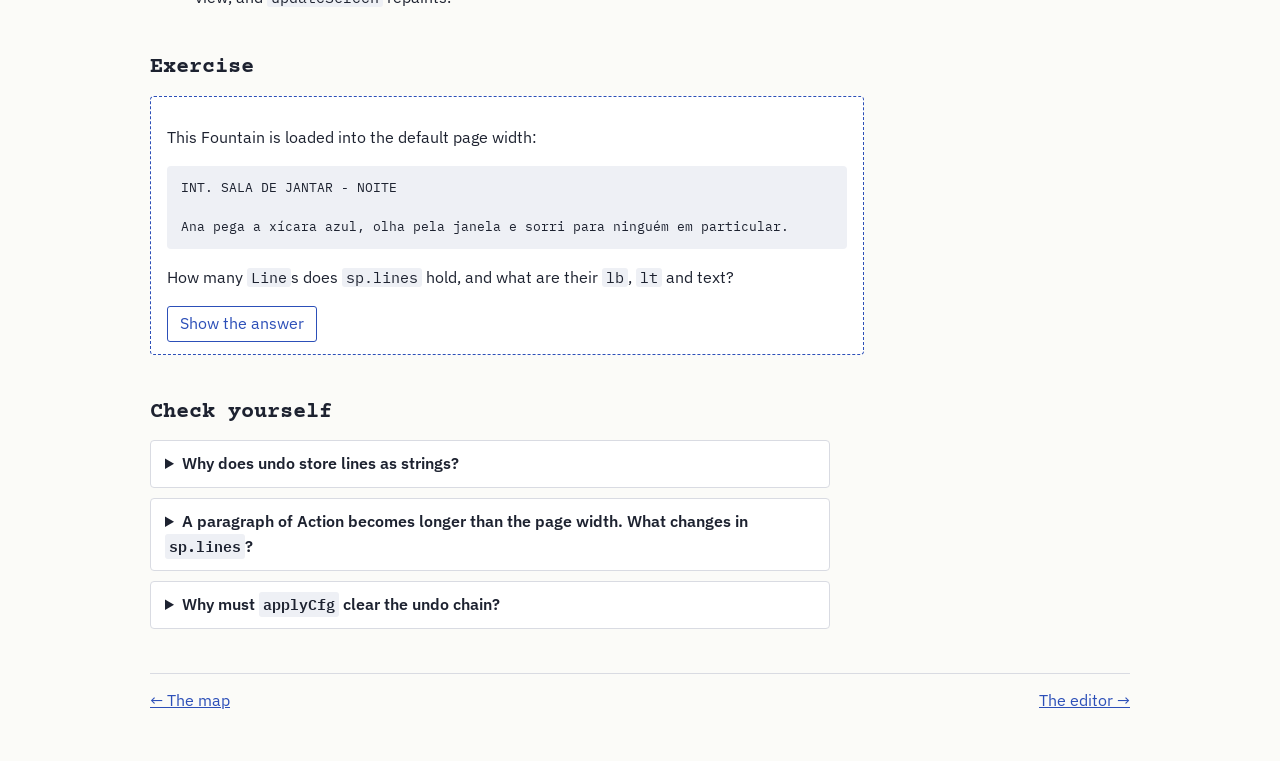
<file: doc/architecture/model.html>
<!doctype html><html lang="en"><head><meta charset="utf-8"><meta name="viewport" content="width=device-width, initial-scale=1, viewport-fit=cover"><title>mocap-writer Model</title><meta name="claude:viewport-fit-sides" content="cover"><link rel="preconnect" href="https://fonts.googleapis.com"><link rel="stylesheet" href="https://fonts.googleapis.com/css2?family=Courier+Prime:wght@400;700&family=IBM+Plex+Mono:wght@400;500&family=IBM+Plex+Sans:wght@400;600&display=swap"><link rel="stylesheet" href="style.css"></head><body class="rev-blue"><div class="wrap">
<header class="top"><span class="brand">mocap-writer · how it is built</span><nav class="pages" aria-label="Pages"><a href="index.html" data-rev="white">The map</a><a href="model.html" data-rev="blue" aria-current="page">The model</a><a href="editor.html" data-rev="pink">The editor</a><a href="fountain.html" data-rev="yellow">Fountain & numbers</a><a href="film.html" data-rev="green">The film root</a><a href="around.html" data-rev="goldenrod">Around the code</a></nav></header>
<main>
<span class="slug">Blue · the screenplay model</span>
<h1>A script is a flat list of lines</h1>
<p class="lede read">Trelby keeps no tree of scenes and elements. The script is one Python list of <code>Line</code> objects, already wrapped to the page width. Elements, scenes and pages are all worked out from that list.</p>
<p class="built">Built from the as-built docs at commit 959bc3c (dev, 2026-10-31). When the code changes, the page is rebuilt from the docs.</p>
<div class="diagram"><svg viewBox="0 0 860 300" role="img" aria-label="The screenplay model's parts"><defs><marker id="arr" viewBox="0 0 10 10" refX="9" refY="5" markerWidth="7" markerHeight="7" orient="auto-start-reverse"><path d="M0,0 L10,5 L0,10 z" style="fill: var(--muted)"/></marker></defs><g class="box" data-k="line"><rect x="20" y="30" width="170" height="56" rx="3"/><text x="105.0" y="54.0" text-anchor="middle" dominant-baseline="middle">Line</text><text class="sub" x="105.0" y="70.0" text-anchor="middle" dominant-baseline="middle">lb · lt · text · num</text></g><g class="box" data-k="elem"><rect x="240" y="30" width="170" height="56" rx="3"/><text x="325.0" y="54.0" text-anchor="middle" dominant-baseline="middle">Element</text><text class="sub" x="325.0" y="70.0" text-anchor="middle" dominant-baseline="middle">lines up to LB_LAST</text></g><g class="box" data-k="cursor"><rect x="460" y="30" width="170" height="56" rx="3"/><text x="545.0" y="54.0" text-anchor="middle" dominant-baseline="middle">Cursor + mark</text><text class="sub" x="545.0" y="70.0" text-anchor="middle" dominant-baseline="middle">line, column, mark</text></g><g class="box" data-k="cmd"><rect x="240" y="170" width="170" height="56" rx="3"/><text x="325.0" y="194.0" text-anchor="middle" dominant-baseline="middle">Commands</text><text class="sub" x="325.0" y="210.0" text-anchor="middle" dominant-baseline="middle">cmd(name) → cmdPost</text></g><g class="box" data-k="undo"><rect x="460" y="170" width="170" height="56" rx="3"/><text x="545.0" y="194.0" text-anchor="middle" dominant-baseline="middle">Undo chain</text><text class="sub" x="545.0" y="210.0" text-anchor="middle" dominant-baseline="middle">SinglePara, FullCopy…</text></g><g class="box" data-k="pages"><rect x="680" y="170" width="160" height="56" rx="3"/><text x="760.0" y="194.0" text-anchor="middle" dominant-baseline="middle">Pagination</text><text class="sub" x="760.0" y="210.0" text-anchor="middle" dominant-baseline="middle">sp.pages</text></g><path class="edge" d="M190,58 L238,58" marker-end="url(#arr)"/><path class="edge" d="M325,86 L325,168" marker-end="url(#arr)"/><text class="elabel" x="332" y="130">edits</text><path class="edge" d="M545,86 L340,168" marker-end="url(#arr)"/><path class="edge" d="M410,198 L458,198" marker-end="url(#arr)"/><text class="elabel" x="414" y="190">records</text><path class="edge" d="M630,198 L678,198" marker-end="url(#arr)"/><text class="elabel" x="632" y="190">re-paginate</text></svg></div><p class="hint">Click a box (or Tab to it and press Enter) to see what it is, its files and what it hands to whom.</p><div id="detail" class="detail" aria-live="polite"></div>
<h2>The line breaks</h2>
<div class="tablewrap"><table class="t"><thead><tr><th>lb</th><th>Value</th><th>Means</th></tr></thead><tbody>
<tr><td><code>LB_SPACE</code></td><td>1</td><td>the paragraph goes on; a space joins this line to the next when the text is exported</td></tr>
<tr><td><code>LB_SPACE2</code></td><td>2</td><td>the same with two spaces (after a sentence)</td></tr>
<tr><td><code>LB_NONE</code></td><td>3</td><td>the paragraph goes on with nothing between (a long word split)</td></tr>
<tr><td><code>LB_FORCED</code></td><td>4</td><td>a line break typed inside the element (Shift+Enter)</td></tr>
<tr><td><code>LB_LAST</code></td><td>5</td><td>the element ends here</td></tr>
</tbody></table></div>
<h2>One command traced: typing a character</h2>
<ol class="trace read">
<li><div>The editor's <code>OnKeyChar</code> gets the key; it is not a keyboard command, so it calls <code>sp.addCharCmd</code> with a <code>CommandState</code>.</div></li>
<li><div><code>addCharCmd</code> inserts the character at <code>sp.column</code> in <code>sp.lines[sp.line].text</code>, after its typing rules: auto-capitalizing (a sentence's start, a lone <code>i</code>), <code>INT.</code> or <code>EXT.</code> turning the element into a Scene, <code>(</code> turning it into a Paren.</div></li>
<li><div>The paragraph is re-wrapped (<code>rewrapPara</code>), so a word that no longer fits moves to the next line and the cursor follows it.</div></li>
<li><div>The edit is one <code>SinglePara</code> undo step: the paragraph's lines before and after.</div></li>
<li><div>Back in the editor: <code>cmdPost</code>, re-pagination on a timer, the cursor's line scrolled into view, and <code>updateScreen</code> repaints.</div></li>
</ol>
<h2>Exercise</h2>
<div class="exercise read">
<p>This Fountain is loaded into the default page width:</p>
<pre>INT. SALA DE JANTAR - NOITE

Ana pega a xícara azul, olha pela janela e sorri para ninguém em particular.</pre>
<p>How many <code>Line</code>s does <code>sp.lines</code> hold, and what are their <code>lb</code>, <code>lt</code> and text?</p>
<button type="button" data-reveal="ans-model">Show the answer</button>
<div id="ans-model" hidden>
<p>Three lines, checked against the code at this commit:</p>
<div class="tablewrap"><table class="t"><thead><tr><th>#</th><th>lb</th><th>lt</th><th>text</th><th>str(line)</th></tr></thead><tbody>
<tr><td>0</td><td>LB_LAST</td><td>SCENE</td><td>INT. SALA DE JANTAR - NOITE</td><td><code>.\INT. SALA…</code></td></tr>
<tr><td>1</td><td>LB_SPACE</td><td>ACTION</td><td>Ana pega a xícara azul, olha pela janela e sorri para</td><td><code>&gt;.Ana pega…</code></td></tr>
<tr><td>2</td><td>LB_LAST</td><td>ACTION</td><td>ninguém em particular.</td><td><code>..ninguém…</code></td></tr>
</tbody></table></div>
<p>The blank line between them is not a line: elements are separated by their spacing setting, not by empty lines. The heading has no number yet (<code>num</code> is empty) until the script is saved.</p>
</div></div><h2>Check yourself</h2><div class="quiz read"><details><summary>Why does undo store lines as strings?</summary><div><code>str(line)</code> is the line-break char, the type char, the number between markers and the text: compact, and zlib-compressed when shorter, so a long undo chain costs little memory. It also carries the scene number, so undo restores numbers.</div></details><details><summary>A paragraph of Action becomes longer than the page width. What changes in <code>sp.lines</code>?</summary><div>Re-wrapping splits it into more lines: the old last line gets <code>LB_SPACE</code> (or <code>LB_NONE</code> inside a long word) and a new line with <code>LB_LAST</code> is inserted after it. The element is still one element.</div></details><details><summary>Why must <code>applyCfg</code> clear the undo chain?</summary><div>Changing element widths re-wraps every paragraph (<code>reformatAll</code>), so the stored line lists of old undo steps no longer match the script. <code>reformatAll</code> even asserts there is no undo history.</div></details></div>
<div class="next"><a href="index.html">&larr; The map</a><a href="editor.html">The editor &rarr;</a></div>
</main></div>
<script>window.BOXES = {"line": {"title": "Line", "what": "<code>Line(lb, lt, text, num)</code>: how the line ends (<code>lb</code>), its element type (<code>lt</code>), its text, and the permanent scene number on a heading's first line.", "files": "<code>trelby/line.py</code>", "hands": "its string form <code>lb char + lt char + text</code> to undo, which stores lines compressed."}, "elem": {"title": "Element", "what": "A run of lines that ends with a line whose <code>lb</code> is <code>LB_LAST</code>. A paragraph of Action wraps into several lines: all but the last end in <code>LB_SPACE</code>.", "files": "<code>trelby/screenplay.py</code>", "hands": "its first and last index (<code>getElemFirstIndexFromLine</code>, <code>getElemLastIndexFromLine</code>) to every command."}, "cursor": {"title": "Cursor and mark", "what": "<code>sp.line</code> and <code>sp.column</code> are the cursor; <code>sp.mark</code> is the other end of a selection.", "files": "<code>trelby/screenplay.py</code>", "hands": "the position to commands and to the painter."}, "cmd": {"title": "Commands", "what": "<code>sp.cmd(name)</code> calls <code>&lt;name&gt;Cmd</code>, then <code>cmdPost</code>. A command edits the lines, re-wraps the paragraph and records an undo step.", "files": "<code>trelby/screenplay.py</code>", "hands": "a <code>CommandState</code> back to the editor: whether to repaint, re-paginate, or scroll."}, "undo": {"title": "Undo chain", "what": "A doubly linked list of undo objects: <code>SinglePara</code> for an edit inside one paragraph, <code>ManyElems</code>, <code>FullCopy</code> for big changes, <code>SceneNumbers</code> when numbers change too.", "files": "<code>trelby/undo.py</code>", "hands": "the lines before and after an edit, for Undo and Redo."}, "pages": {"title": "Pagination", "what": "<code>paginate()</code> fills <code>sp.pages</code> with the last line of each page, following the page-break rules (lines of Action and Dialogue kept together, <code>(MORE)</code>, <code>CONTINUED</code>).", "files": "<code>trelby/screenplay.py</code>", "hands": "page numbers to the layout view, the PDF and the reports."}};</script>
<script src="app.js"></script></body></html>
</file>
<file: doc/architecture/style.css>
/* Layout: one reading column per layer; each page wears a screenplay
   revision colour (white, blue, pink, yellow, green, goldenrod, the WGA order). */
:root {
  --paper: #fbfbf8; --ink: #1d2230; --muted: #5d6475; --rule: #d9dbe2;
  --accent: #2c4fb8; --card: #ffffff; --rev: #ffffff; --rev-ink: #1d2230;
  --code-bg: #eef0f5; --ok: #2f7d4f;
  --display: "Courier Prime", "Courier New", Courier, monospace;
  --body: "IBM Plex Sans", "Segoe UI", system-ui, sans-serif;
  --mono: "IBM Plex Mono", ui-monospace, "SFMono-Regular", Menlo, monospace;
}
@media (prefers-color-scheme: dark) { :root:not([data-theme="light"]) {
  --paper: #14171f; --ink: #e6e8ee; --muted: #a2a8b8; --rule: #2c313d;
  --accent: #8ea8ff; --card: #1b1f29; --code-bg: #232836; --ok: #6fcf97; color-scheme: dark } }
:root[data-theme="dark"] {
  --paper: #14171f; --ink: #e6e8ee; --muted: #a2a8b8; --rule: #2c313d;
  --accent: #8ea8ff; --card: #1b1f29; --code-bg: #232836; --ok: #6fcf97; color-scheme: dark }
body.rev-white { --rev: #ffffff; }
body.rev-blue { --rev: #cfe0ff; }
body.rev-pink { --rev: #ffd6e3; }
body.rev-yellow { --rev: #fff1a8; }
body.rev-green { --rev: #ccefd2; }
body.rev-goldenrod { --rev: #f2cf6b; }

html, body { background: var(--paper); color: var(--ink); }
body { font-family: var(--body); font-size: 16px; line-height: 1.6; margin: 0;
  padding-left: max(16px, env(safe-area-inset-left, 0px));
  padding-right: max(16px, env(safe-area-inset-right, 0px)); padding-block: 0 48px; }
.wrap { max-width: 980px; margin: 0 auto; }
.read { max-width: 68ch; }
a { color: var(--accent); }
a:focus-visible, button:focus-visible, .box:focus-visible { outline: 3px solid var(--accent); outline-offset: 2px; }

header.top { display: flex; flex-wrap: wrap; gap: 8px 20px; align-items: baseline; justify-content: space-between;
  padding-block: 18px 10px; border-bottom: 1px solid var(--rule); }
.brand { font-family: var(--display); font-weight: 700; letter-spacing: .02em; }
nav.pages { display: flex; flex-wrap: wrap; gap: 6px; }
nav.pages a { font-family: var(--display); font-size: 13px; text-decoration: none; color: var(--rev-ink);
  padding: 2px 9px; border: 1px solid var(--rule); border-radius: 2px; }
nav.pages a[data-rev="white"] { background: #ffffff; } nav.pages a[data-rev="blue"] { background: #cfe0ff; }
nav.pages a[data-rev="pink"] { background: #ffd6e3; } nav.pages a[data-rev="yellow"] { background: #fff1a8; }
nav.pages a[data-rev="green"] { background: #ccefd2; } nav.pages a[data-rev="goldenrod"] { background: #f2cf6b; }
nav.pages a[aria-current="page"] { outline: 2px solid var(--ink); }

.slug { margin-top: 28px; display: inline-block; font-family: var(--display); font-size: 13px; letter-spacing: .08em;
  text-transform: uppercase; background: var(--rev); color: var(--rev-ink); padding: 3px 10px; border: 1px solid var(--rule); }
h1 { font-family: var(--display); font-size: clamp(28px, 5vw, 40px); line-height: 1.15; margin: 10px 0 8px; text-wrap: balance; }
h2 { font-family: var(--display); font-size: 22px; margin: 40px 0 10px; text-wrap: balance; }
h3 { font-size: 16px; margin: 22px 0 6px; }
.lede { font-size: 18px; color: var(--muted); }
.built { font-family: var(--mono); font-size: 12.5px; color: var(--muted); }
code, .mono { font-family: var(--mono); font-size: .92em; background: var(--code-bg); padding: 0 4px; border-radius: 3px; }
pre { font-family: var(--mono); font-size: 13px; background: var(--code-bg); padding: 12px 14px; overflow-x: auto; border-radius: 4px; line-height: 1.5; }

.diagram { overflow-x: auto; border: 1px solid var(--rule); background: var(--card); border-radius: 4px; padding: 10px; }
.diagram svg { display: block; min-width: 720px; width: 100%; height: auto; }
.diagram svg text { fill: var(--ink); font-family: var(--body); font-size: 13px; }
.diagram svg .sub { fill: var(--muted); font-size: 11px; font-family: var(--mono); }
.diagram svg .edge { stroke: var(--muted); stroke-width: 1.4; fill: none; }
.diagram svg .elabel { fill: var(--muted); font-size: 11px; }
.box rect { fill: var(--paper); stroke: var(--ink); stroke-width: 1.2; }
.box { cursor: pointer; }
.box:hover rect, .box.on rect { fill: var(--rev); stroke: var(--accent); stroke-width: 2; }
body.rev-white .box:hover rect, body.rev-white .box.on rect { fill: #e7ecfb; }
.box.on text, .box:hover text { fill: #1d2230; }
.hint { font-size: 13px; color: var(--muted); margin: 6px 0 0; }

.detail { margin-top: 14px; border-left: 4px solid var(--accent); background: var(--card); padding: 12px 16px; min-height: 90px; }
.detail h3 { margin-top: 0; font-family: var(--display); }
.detail dl { display: grid; grid-template-columns: max-content 1fr; gap: 4px 14px; margin: 0; }
.detail dt { font-size: 12px; letter-spacing: .06em; text-transform: uppercase; color: var(--muted); padding-top: 2px; }
.detail dd { margin: 0; min-width: 0; }
@media (max-width: 520px) { .detail dl { grid-template-columns: 1fr; } }

.trace { list-style: none; padding: 0; margin: 0; counter-reset: step; display: grid; gap: 8px; }
.trace li { counter-increment: step; display: grid; grid-template-columns: 2.2em 1fr; gap: 10px; align-items: start; }
.trace li::before { content: counter(step); font-family: var(--display); font-weight: 700; background: var(--rev);
  color: var(--rev-ink); border: 1px solid var(--rule); text-align: center; border-radius: 2px; }
.trace li > div { min-width: 0; }

table.t { border-collapse: collapse; font-size: 14px; width: 100%; }
.tablewrap { overflow-x: auto; }
table.t th, table.t td { text-align: left; border-bottom: 1px solid var(--rule); padding: 6px 8px; vertical-align: top; }
table.t th { font-size: 12px; letter-spacing: .05em; text-transform: uppercase; color: var(--muted); font-weight: 600; }

.quiz details { border: 1px solid var(--rule); background: var(--card); padding: 10px 14px; border-radius: 4px; margin-bottom: 10px; }
.quiz summary { cursor: pointer; font-weight: 600; }
.quiz details[open] summary { margin-bottom: 6px; }
.exercise { border: 1px dashed var(--accent); padding: 12px 16px; border-radius: 4px; background: var(--card); }
.exercise button { font: inherit; padding: 4px 12px; border: 1px solid var(--accent); background: transparent; color: var(--accent); border-radius: 3px; cursor: pointer; }
.next { display: flex; justify-content: space-between; gap: 12px; flex-wrap: wrap; margin-top: 44px; border-top: 1px solid var(--rule); padding-top: 14px; }
@media (prefers-reduced-motion: no-preference) { .box rect { transition: fill .15s, stroke .15s; } }
</file>
